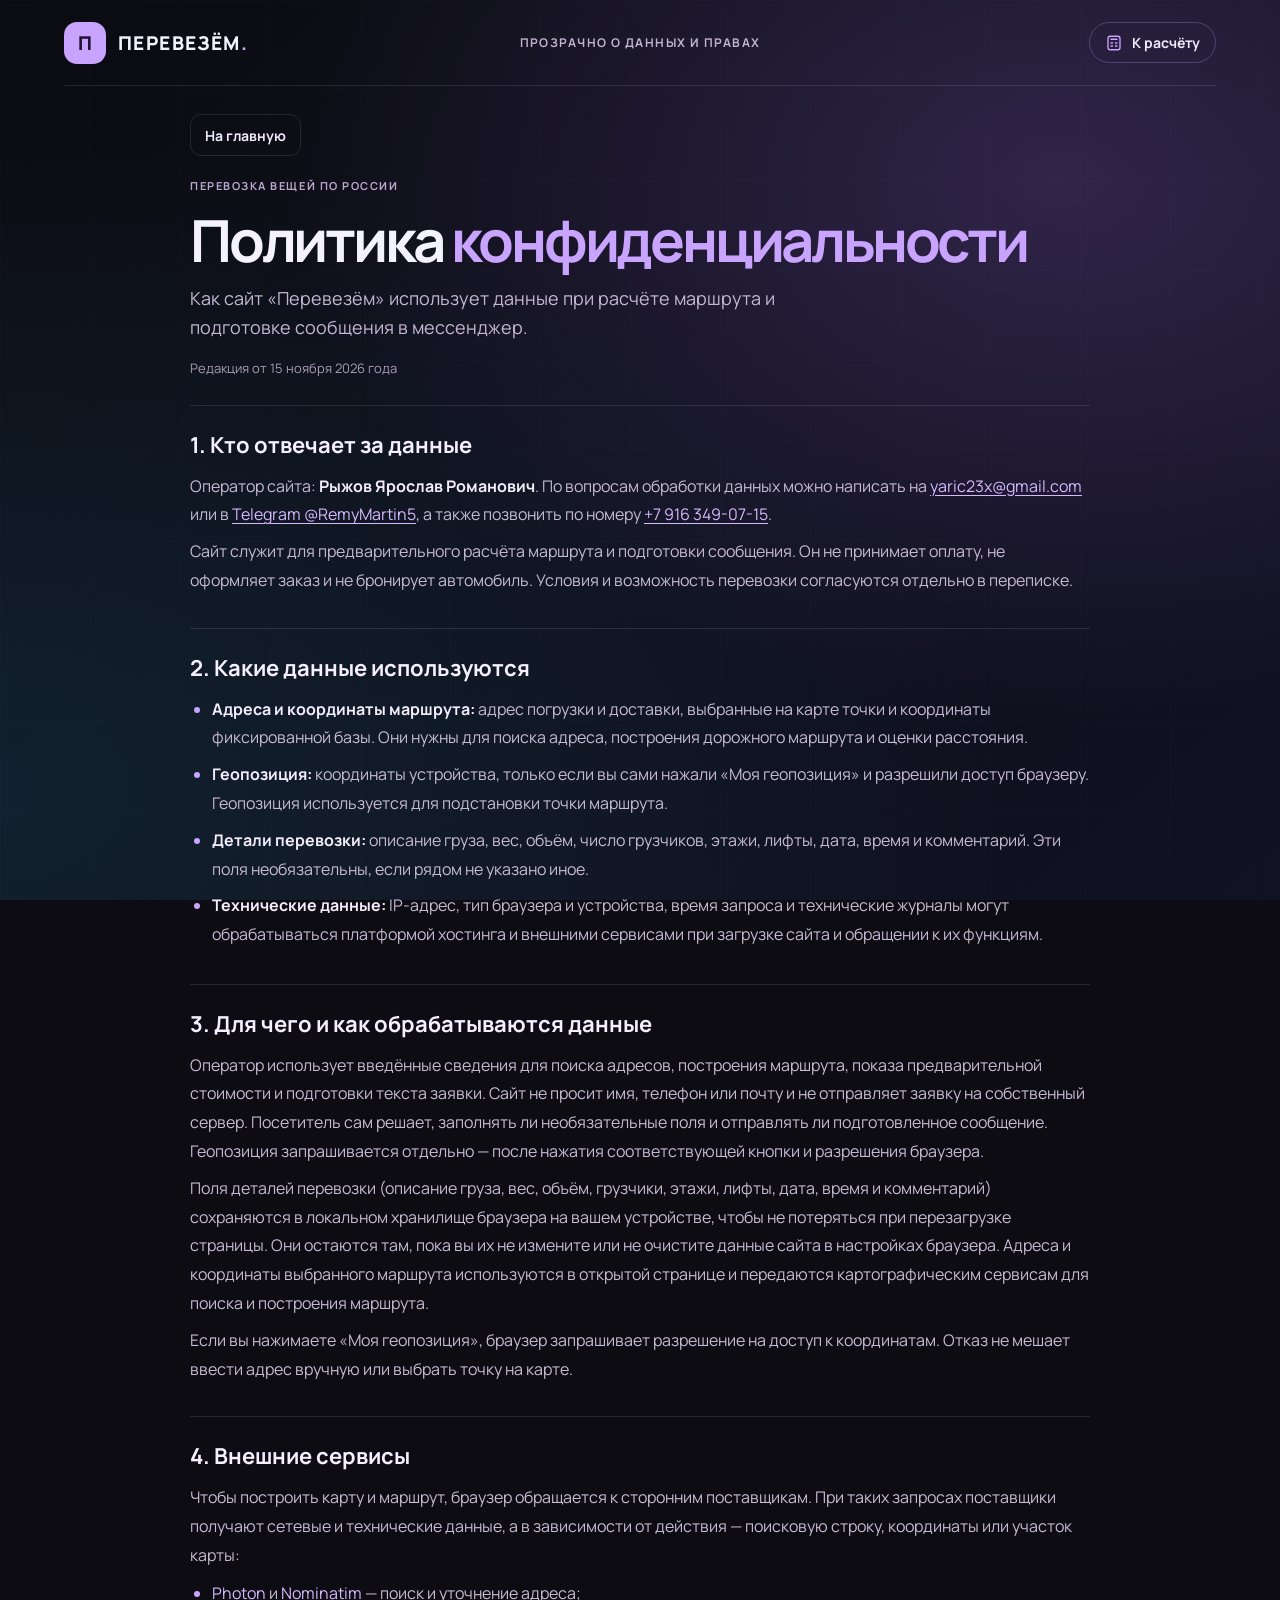
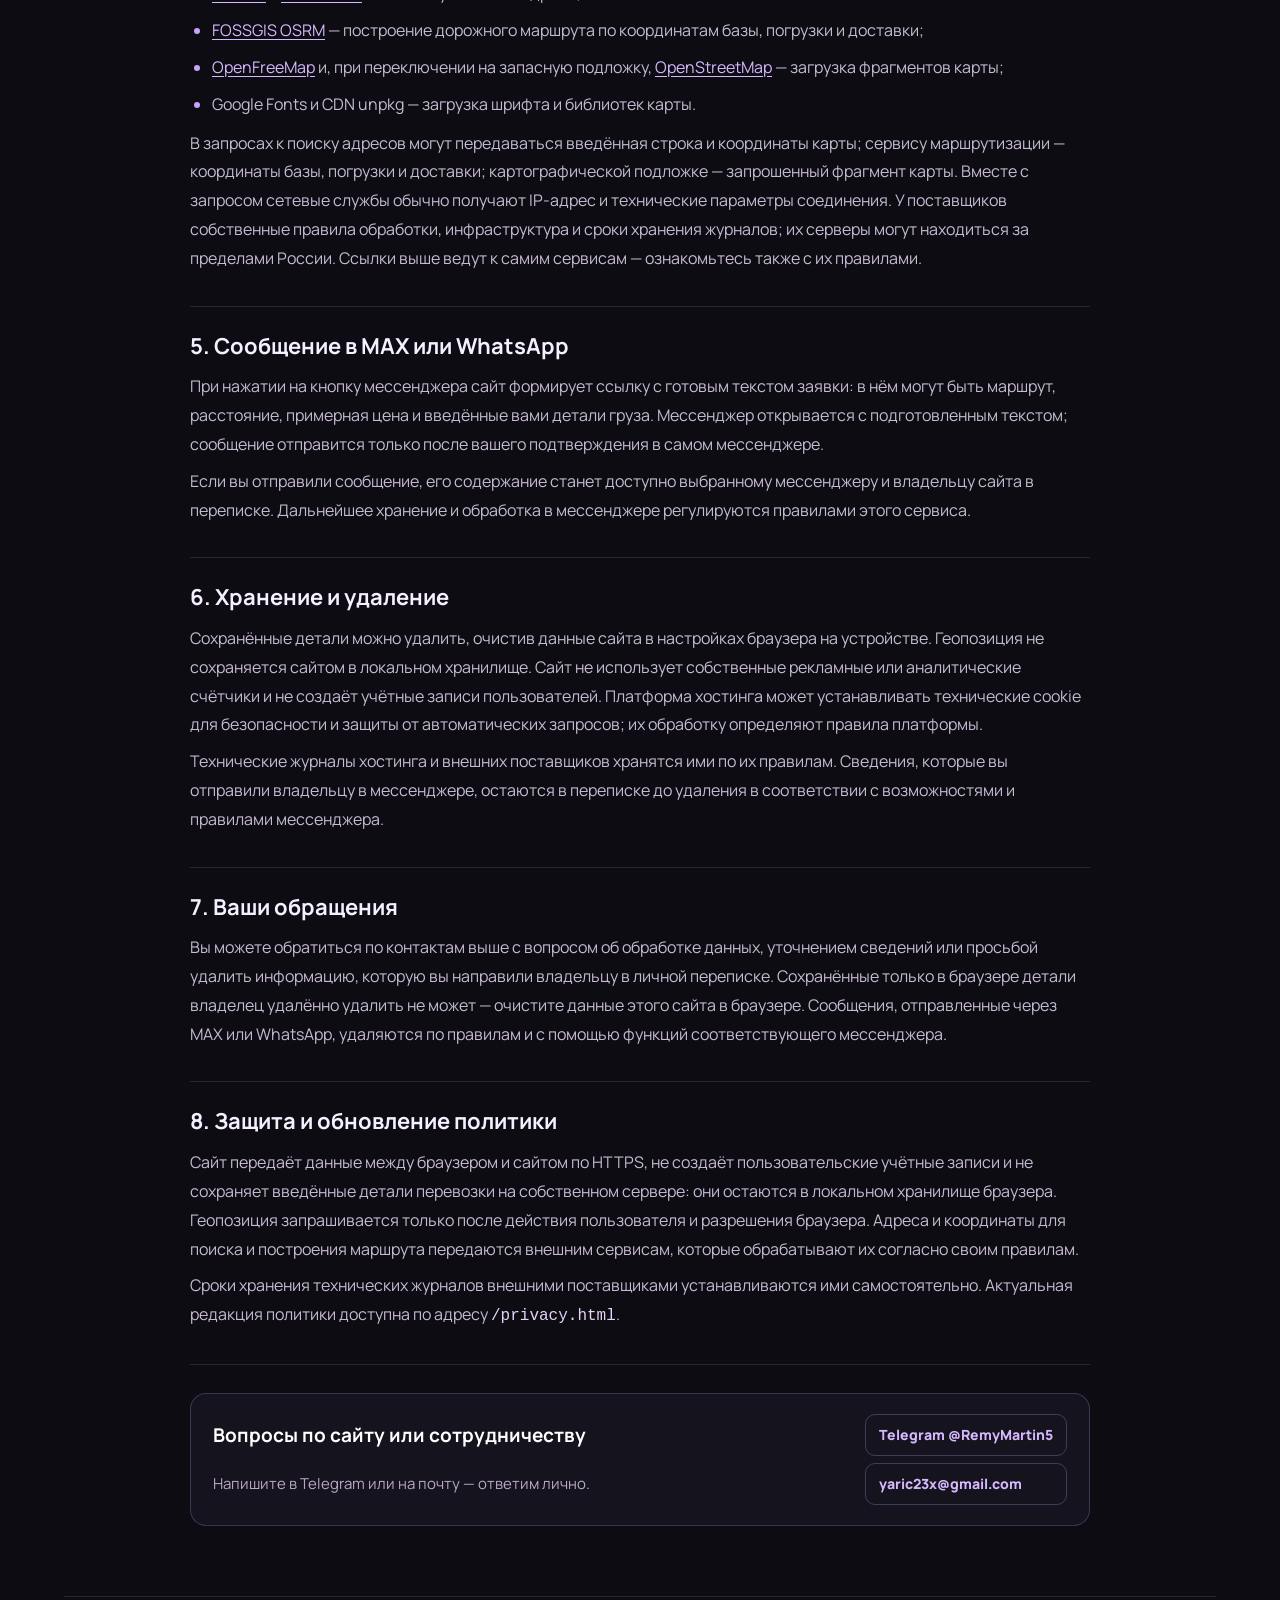
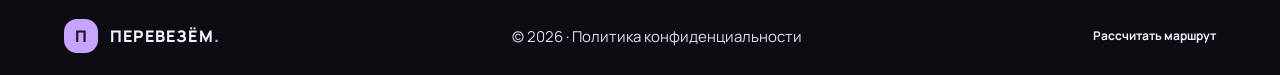
<file: privacy.html>
<!doctype html>
<html lang="ru">
<head>
  <meta charset="utf-8" />
  <meta name="viewport" content="width=device-width, initial-scale=1" />
  <meta name="theme-color" content="#0b0c12" />
  <link rel="icon" type="image/svg+xml" href="favicon.svg?v=1" />
  <meta name="description" content="Политика конфиденциальности сайта «Перевезём»: какие данные используются для расчёта маршрута и как они передаются." />
  <title>Политика конфиденциальности — Перевезём</title>
  <link rel="stylesheet" href="styles.css" />
  <link rel="stylesheet" href="redesign.css" />
</head>
<body class="privacy-body">
  <div class="ambient-bg" aria-hidden="true"><div class="ambient-orb"></div><div class="ambient-grid"></div></div>
  <header class="topbar privacy-topbar">
    <a class="brand" href="./" aria-label="Перевезём — на главную"><span class="brand-mark">П</span><span>ПЕРЕВЕЗЁМ<span class="brand-dot">.</span></span></a>
    <span class="privacy-nav-note">ПРОЗРАЧНО О ДАННЫХ И ПРАВАХ</span>
    <a class="privacy-home-link" href="./#calculator"><svg class="ui-icon" viewBox="0 0 24 24" aria-hidden="true"><rect x="4" y="3" width="16" height="18" rx="3"/><path d="M8 7h8M8 12h2m4 0h2M8 16h2m4 0h2"/></svg>К расчёту</a>
  </header>
  <main class="privacy-main">
    <a class="privacy-back" href="./">На главную</a>
    <header class="privacy-heading">
      <div class="eyebrow">ПЕРЕВОЗКА ВЕЩЕЙ ПО РОССИИ</div>
      <h1>Политика <span>конфиденциальности</span></h1>
      <p>Как сайт «Перевезём» использует данные при расчёте маршрута и подготовке сообщения в мессенджер.</p>
      <div class="privacy-updated">Редакция от 15 ноября 2026 года</div>
    </header>
    <article class="privacy-content">
      <section>
        <h2>1. Кто отвечает за данные</h2>
        <p>Оператор сайта: <strong>Рыжов Ярослав Романович</strong>. По вопросам обработки данных можно написать на <a href="mailto:yaric23x@gmail.com">yaric23x@gmail.com</a> или в <a href="https://t.me/RemyMartin5" target="_blank" rel="noopener noreferrer">Telegram @RemyMartin5</a>, а также позвонить по номеру <a href="tel:+79163490715">+7 916 349-07-15</a>.</p>
        <p>Сайт служит для предварительного расчёта маршрута и подготовки сообщения. Он не принимает оплату, не оформляет заказ и не бронирует автомобиль. Условия и возможность перевозки согласуются отдельно в переписке.</p>
      </section>
      <section>
        <h2>2. Какие данные используются</h2>
        <ul>
          <li><strong>Адреса и координаты маршрута:</strong> адрес погрузки и доставки, выбранные на карте точки и координаты фиксированной базы. Они нужны для поиска адреса, построения дорожного маршрута и оценки расстояния.</li>
          <li><strong>Геопозиция:</strong> координаты устройства, только если вы сами нажали «Моя геопозиция» и разрешили доступ браузеру. Геопозиция используется для подстановки точки маршрута.</li>
          <li><strong>Детали перевозки:</strong> описание груза, вес, объём, число грузчиков, этажи, лифты, дата, время и комментарий. Эти поля необязательны, если рядом не указано иное.</li>
          <li><strong>Технические данные:</strong> IP-адрес, тип браузера и устройства, время запроса и технические журналы могут обрабатываться платформой хостинга и внешними сервисами при загрузке сайта и обращении к их функциям.</li>
        </ul>
      </section>
      <section>
        <h2>3. Для чего и как обрабатываются данные</h2>
        <p>Оператор использует введённые сведения для поиска адресов, построения маршрута, показа предварительной стоимости и подготовки текста заявки. Сайт не просит имя, телефон или почту и не отправляет заявку на собственный сервер. Посетитель сам решает, заполнять ли необязательные поля и отправлять ли подготовленное сообщение. Геопозиция запрашивается отдельно — после нажатия соответствующей кнопки и разрешения браузера.</p>
        <p>Поля деталей перевозки (описание груза, вес, объём, грузчики, этажи, лифты, дата, время и комментарий) сохраняются в локальном хранилище браузера на вашем устройстве, чтобы не потеряться при перезагрузке страницы. Они остаются там, пока вы их не измените или не очистите данные сайта в настройках браузера. Адреса и координаты выбранного маршрута используются в открытой странице и передаются картографическим сервисам для поиска и построения маршрута.</p>
        <p>Если вы нажимаете «Моя геопозиция», браузер запрашивает разрешение на доступ к координатам. Отказ не мешает ввести адрес вручную или выбрать точку на карте.</p>
      </section>
      <section>
        <h2>4. Внешние сервисы</h2>
        <p>Чтобы построить карту и маршрут, браузер обращается к сторонним поставщикам. При таких запросах поставщики получают сетевые и технические данные, а в зависимости от действия — поисковую строку, координаты или участок карты:</p>
        <ul>
          <li><a href="https://photon.komoot.io/" target="_blank" rel="noopener noreferrer">Photon</a> и <a href="https://nominatim.org/" target="_blank" rel="noopener noreferrer">Nominatim</a> — поиск и уточнение адреса;</li>
          <li><a href="https://routing.openstreetmap.de/about.html" target="_blank" rel="noopener noreferrer">FOSSGIS OSRM</a> — построение дорожного маршрута по координатам базы, погрузки и доставки;</li>
          <li><a href="https://openfreemap.org/" target="_blank" rel="noopener noreferrer">OpenFreeMap</a> и, при переключении на запасную подложку, <a href="https://www.openstreetmap.org/" target="_blank" rel="noopener noreferrer">OpenStreetMap</a> — загрузка фрагментов карты;</li>
          <li>Google Fonts и CDN unpkg — загрузка шрифта и библиотек карты.</li>
        </ul>
        <p>В запросах к поиску адресов могут передаваться введённая строка и координаты карты; сервису маршрутизации — координаты базы, погрузки и доставки; картографической подложке — запрошенный фрагмент карты. Вместе с запросом сетевые службы обычно получают IP-адрес и технические параметры соединения. У поставщиков собственные правила обработки, инфраструктура и сроки хранения журналов; их серверы могут находиться за пределами России. Ссылки выше ведут к самим сервисам — ознакомьтесь также с их правилами.</p>
      </section>
      <section>
        <h2>5. Сообщение в MAX или WhatsApp</h2>
        <p>При нажатии на кнопку мессенджера сайт формирует ссылку с готовым текстом заявки: в нём могут быть маршрут, расстояние, примерная цена и введённые вами детали груза. Мессенджер открывается с подготовленным текстом; сообщение отправится только после вашего подтверждения в самом мессенджере.</p>
        <p>Если вы отправили сообщение, его содержание станет доступно выбранному мессенджеру и владельцу сайта в переписке. Дальнейшее хранение и обработка в мессенджере регулируются правилами этого сервиса.</p>
      </section>
      <section>
        <h2>6. Хранение и удаление</h2>
        <p>Сохранённые детали можно удалить, очистив данные сайта в настройках браузера на устройстве. Геопозиция не сохраняется сайтом в локальном хранилище. Сайт не использует собственные рекламные или аналитические счётчики и не создаёт учётные записи пользователей. Платформа хостинга может устанавливать технические cookie для безопасности и защиты от автоматических запросов; их обработку определяют правила платформы.</p>
        <p>Технические журналы хостинга и внешних поставщиков хранятся ими по их правилам. Сведения, которые вы отправили владельцу в мессенджере, остаются в переписке до удаления в соответствии с возможностями и правилами мессенджера.</p>
      </section>
      <section>
        <h2>7. Ваши обращения</h2>
        <p>Вы можете обратиться по контактам выше с вопросом об обработке данных, уточнением сведений или просьбой удалить информацию, которую вы направили владельцу в личной переписке. Сохранённые только в браузере детали владелец удалённо удалить не может — очистите данные этого сайта в браузере. Сообщения, отправленные через MAX или WhatsApp, удаляются по правилам и с помощью функций соответствующего мессенджера.</p>
      </section>
      <section>
        <h2>8. Защита и обновление политики</h2>
        <p>Сайт передаёт данные между браузером и сайтом по HTTPS, не создаёт пользовательские учётные записи и не сохраняет введённые детали перевозки на собственном сервере: они остаются в локальном хранилище браузера. Геопозиция запрашивается только после действия пользователя и разрешения браузера. Адреса и координаты для поиска и построения маршрута передаются внешним сервисам, которые обрабатывают их согласно своим правилам.</p>
        <p>Сроки хранения технических журналов внешними поставщиками устанавливаются ими самостоятельно. Актуальная редакция политики доступна по адресу <code>/privacy.html</code>.</p>
      </section>
    </article>
    <div class="privacy-contact"><strong>Вопросы по сайту или сотрудничеству</strong><span>Напишите в Telegram или на почту — ответим лично.</span><a href="https://t.me/RemyMartin5" target="_blank" rel="noopener noreferrer">Telegram @RemyMartin5</a><a href="mailto:yaric23x@gmail.com">yaric23x@gmail.com</a></div>
  </main>
  <footer class="privacy-footer"><a class="brand footer-brand" href="./"><span class="brand-mark">П</span><span>ПЕРЕВЕЗЁМ<span class="brand-dot">.</span></span></a><span class="privacy-copyright">© 2026 · Политика конфиденциальности</span><a href="./#calculator">Рассчитать маршрут</a></footer>
</body>
</html>
</file>
<file: styles.css>
@import url('https://fonts.googleapis.com/css2?family=DM+Sans:wght@400;500;600;700&family=Manrope:wght@400;500;600;700;800&display=swap');
:root{--paper:#f3f6f7;--paper2:#e8eef1;--ink:#23323d;--muted:#65727a;--line:#d3dde2;--yellow:#e4ad54;--green:#6b8796;--serif:Georgia,'Times New Roman',serif;--sans:'Manrope','DM Sans',Arial,sans-serif}*{box-sizing:border-box}html{scroll-behavior:smooth}body{margin:0;background:var(--paper);color:var(--ink);font-family:var(--sans);font-size:14px;-webkit-font-smoothing:antialiased}a{color:inherit;text-decoration:none}.topbar{height:76px;padding:0 7.2%;display:flex;align-items:center;justify-content:space-between;border-bottom:1px solid rgba(38,50,45,.13)}.brand{display:flex;align-items:center;gap:11px;font-weight:800;letter-spacing:.075em;font-size:12px}.brand-mark{display:grid;place-items:center;width:28px;height:28px;background:var(--ink);color:var(--yellow);font-size:15px;border-radius:50%;font-weight:800;letter-spacing:0}.brand-dot{color:#d5a623}.nav{display:flex;gap:38px;font-size:12px;color:#656c65}.nav a:hover,.phone:hover{color:#a37c14}.phone{font-size:12px;font-weight:700}.phone-icon{font-size:14px;margin-right:7px}.menu-toggle{display:none;border:0;background:none;font-size:20px;color:var(--ink)}.hero{position:relative;min-height:582px;padding:95px 7.2% 52px;display:grid;grid-template-columns:.86fr 1.14fr;align-items:center;overflow:hidden}.hero-copy{position:relative;z-index:2;padding-bottom:50px}.eyebrow{display:flex;align-items:center;gap:10px;color:#6e756d;font-size:9px;font-weight:700;letter-spacing:.17em}.eyebrow-line{display:inline-block;width:25px;height:1px;background:#a8b47a}.hero h1,.section-heading h2,.van-copy h2,.steps-head h2,.closing h2{font-size:clamp(54px,6.1vw,88px);line-height:.98;letter-spacing:-.067em;margin:25px 0 19px;font-weight:600}.hero h1 span,.van-copy h2 span{font-family:var(--serif);font-style:italic;font-weight:400;color:#889652;letter-spacing:-.05em}.hero-text{font-size:14px;line-height:1.8;max-width:330px;color:#71776f;margin:0 0 27px}.hero-cta{display:inline-flex;align-items:center;gap:23px;padding:15px 18px;background:var(--yellow);font-size:11px;font-weight:700;transition:.2s}.hero-cta:hover{background:#e6ae20;transform:translateY(-2px)}.hero-cta span{font-size:16px}.hero-proof{display:flex;align-items:center;gap:12px;margin-top:63px}.proof-icon{width:35px;height:35px;border:1px solid #c9cbb9;display:grid;place-items:center;border-radius:50%;color:#87964f;font-size:18px}.hero-proof b,.hero-proof small{display:block}.hero-proof b{font-size:11px}.hero-proof small{font-size:9px;color:#868a81;margin-top:4px}.hero-art{height:408px;position:relative;align-self:center;margin-top:-14px}.art-sun{position:absolute;width:270px;height:270px;border-radius:50%;background:#e9e5d8;left:50%;top:35px;transform:translateX(-50%)}.art-orbit{position:absolute;border:1px solid rgba(122,132,103,.2);border-radius:50%;transform:rotate(-18deg)}.orbit-one{width:620px;height:220px;left:-2%;top:116px}.orbit-two{width:530px;height:180px;left:8%;top:134px}.van-illustration{position:absolute;bottom:49px;left:0;width:100%;height:74%;filter:drop-shadow(0 12px 9px rgba(32,40,36,.08))}.route-label{position:absolute;font-size:8px;font-weight:700;letter-spacing:.16em;color:#777d73;z-index:1}.route-label i{display:inline-block;width:8px;height:8px;border:2px solid #87964f;border-radius:50%;margin-right:6px}.label-a{left:13%;top:72px}.label-b{right:11%;top:215px}.label-b i{border-color:#e0ad2e}.art-caption{position:absolute;right:3%;bottom:2px;display:flex;align-items:center;gap:11px;border-top:1px solid #d6d5ca;padding-top:13px;font-size:9px;color:#70766e;line-height:1.5}.caption-number{font-family:var(--serif);font-size:18px;color:#9aa56a}.caption-arrow{margin-left:20px;font-size:16px;color:#889652}.hero-bottom{position:absolute;bottom:25px;left:7.2%;display:flex;align-items:center;gap:16px;color:#82877f;font-size:8px;font-weight:700;letter-spacing:.15em}.bottom-dash{width:30px;height:1px;background:#cccbbf}.calculator-section{background:var(--paper2);padding:86px 7.2% 94px}.section-heading{display:flex;justify-content:space-between;align-items:flex-end;margin-bottom:37px}.section-heading h2,.steps-head h2,.closing h2{font-size:44px;letter-spacing:-.06em;margin:16px 0 0}.section-heading>p{color:#777d75;font-size:11px;line-height:1.8;margin:0 0 4px}.configurator{display:grid;grid-template-columns:minmax(0,1fr) 290px;gap:18px;align-items:stretch}.route-panel{background:var(--paper);border:1px solid #e0dfd5;padding:24px}.route-inputs{height:94px;display:flex;flex-direction:column;position:relative;gap:13px;padding-left:24px;width:min(100%,450px)}.route-rail{position:absolute;top:7px;left:2px;height:66px;display:flex;align-items:center;flex-direction:column}.rail-start,.rail-end{width:9px;height:9px;border:2px solid #80915a;border-radius:50%;background:var(--paper)}.rail-end{border-color:#e2ad2c}.rail-line{width:1px;flex:1;border-left:1px dashed #bdc0b3}.field{position:relative;display:grid;grid-template-columns:78px 1fr;align-items:center;min-width:0}.field>span{font-size:8px;letter-spacing:.12em;color:#8a8e84;font-weight:700}.input-wrap{border-bottom:1px solid #d8d8ce;display:flex;align-items:center;height:37px}.input-wrap input{border:0;outline:0;background:transparent;font:600 13px var(--sans);color:var(--ink);width:100%;min-width:0;padding:0}.input-wrap input::placeholder{color:#a7aaa1;font-weight:400}.clear-input{border:0;background:transparent;font-size:17px;color:#9da096;cursor:pointer}.swap-button{position:absolute;z-index:3;right:-38px;top:37px;border:1px solid #d9d8ce;border-radius:50%;background:var(--paper);width:28px;height:28px;color:#72796e;cursor:pointer}.suggestions{position:absolute;z-index:1005;top:100%;left:78px;right:0;background:#fff;box-shadow:0 7px 22px #26322d1a;display:none;max-height:180px;overflow:auto}.suggestions.open{display:block}.suggestion{padding:10px 12px;cursor:pointer;font-size:11px;border-bottom:1px solid #eee}.suggestion:hover{background:#f3f1e9}.map-tools{display:flex;justify-content:space-between;align-items:center;margin:4px 0 12px}.map-hint{font-size:9px;color:#7e847a}.map-hint.route-success{color:#78884c}.map-hint.route-error{color:#a45d4e}.hint-pulse{display:inline-block;width:6px;height:6px;background:#a1b56b;border-radius:50%;margin-right:6px;box-shadow:0 0 0 3px #a1b56b28}.locate-button{border:0;background:transparent;font:600 9px var(--sans);color:#697366;cursor:pointer}.locate-button:hover{color:#a37c14}.map-frame{height:355px;position:relative;background:#e4e4dc;overflow:hidden}.map-frame #map{height:100%;width:100%;z-index:1;background:#e4e4dc}.map-frame .leaflet-container{font-family:var(--sans)}.leaflet-tile{filter:grayscale(1) saturate(0) contrast(.96) brightness(1.06)}.leaflet-control-attribution{font-size:8px!important}.map-legend{position:absolute;bottom:14px;left:14px;z-index:400;background:rgba(248,247,240,.95);padding:9px 12px;display:flex;gap:14px;font-size:8px;color:#6c746b}.map-legend span{display:flex;align-items:center;gap:5px}.legend-dot{width:7px;height:7px;display:inline-block;border-radius:50%;background:#819251}.to-dot{background:#e0ac2d}.map-loading{position:absolute;inset:0;z-index:700;background:#e4e4dc;display:grid;place-content:center;justify-items:center;gap:10px;color:#777;font-size:10px;transition:opacity .3s}.map-loading.hidden{opacity:0;pointer-events:none}.map-loading span{width:19px;height:19px;border:2px solid #c6c7bb;border-top-color:#879652;border-radius:50%;animation:spin .8s linear infinite}@keyframes spin{to{transform:rotate(360deg)}}.map-footnote{font-size:8px;color:#92958d;margin-top:9px}.estimate-card{background:var(--ink);color:#f4f2e9;padding:24px 23px 19px;position:relative;overflow:hidden}.estimate-card:after{content:'';position:absolute;right:-55px;top:112px;border:1px solid #ffffff10;width:180px;height:180px;border-radius:50%;pointer-events:none}.estimate-top{display:flex;align-items:center;justify-content:space-between;font-size:8px;letter-spacing:.17em;color:#b6bcaa}.live-dot{width:6px;height:6px;background:#b9cc72;border-radius:50%;box-shadow:0 0 0 4px #b9cc7220}.estimate-route{display:flex;flex-direction:column;gap:7px;margin:23px 0 18px;font-size:14px;font-weight:600}.estimate-route span{font-size:11px;color:#adb581}.estimate-separator{height:1px;background:#ffffff25;margin-bottom:17px}.estimate-distance{display:flex;justify-content:space-between;margin:12px 0;color:#c5c9bd;font-size:10px}.estimate-distance b{color:#fff;font-size:11px}.estimate-distance small{font-size:8px;color:#a8b19a}.estimate-price-label{margin-top:28px;color:#bdc3b2;font-size:8px;letter-spacing:.14em}.estimate-price{font-size:45px;font-weight:600;letter-spacing:-.06em;margin:4px 0 7px}.estimate-price span{font-size:22px;color:var(--yellow);font-weight:500}.estimate-disclaimer{font-size:8px;line-height:1.65;color:#b4baad}.order-button{display:flex;align-items:center;justify-content:space-between;background:var(--yellow);color:#27312c;padding:14px 13px;margin-top:18px;font-size:10px;font-weight:700;position:relative;z-index:1}.order-button:hover{background:#ffca47}.order-button span{font-size:15px}.estimate-badges{display:flex;justify-content:space-between;margin-top:14px;color:#bcc3af;font-size:8px}.van-section{padding:110px 7.2%;display:grid;grid-template-columns:1.02fr .98fr;gap:8%;align-items:center}.van-photo-frame{background:#e5e2d5;padding:17px;transform:rotate(-1deg)}.photo-tag{display:flex;justify-content:space-between;font-size:8px;font-weight:700;letter-spacing:.14em;color:#697368;padding-bottom:14px}.photo-tag span{font-family:var(--serif);letter-spacing:0}.van-photo-art{position:relative;background:#d8d8ca;height:330px;overflow:hidden;display:grid;align-items:end}.photo-sun{position:absolute;top:22px;right:11%;width:145px;height:145px;background:#eecc68;border-radius:50%;opacity:.72}.van-photo-art svg{position:absolute;bottom:0;left:0;width:100%;height:91%;z-index:2}.photo-ground{position:absolute;bottom:0;left:0;right:0;height:39px;background:#c5c5b5}.van-copy{padding:12px 0}.van-copy h2{font-size:55px;margin:22px 0 20px}.van-copy>p{font-size:12px;line-height:1.9;color:#727970;max-width:385px}.spec-grid{display:grid;grid-template-columns:1fr 1fr;gap:0 24px;margin-top:30px;border-top:1px solid var(--line)}.spec{padding:17px 0 14px;border-bottom:1px solid var(--line)}.spec b{display:block;font-size:29px;font-weight:600;letter-spacing:-.06em}.spec b span{font-size:17px;color:#8a975b}.spec small{font-size:9px;color:#858a80}.van-note{display:flex;gap:10px;align-items:flex-start;font-size:9px;color:#6f776b;margin-top:22px;line-height:1.6}.van-note span{font-size:16px;color:#919d5d}.steps-section{padding:85px 7.2% 100px;background:#eeece3;display:grid;grid-template-columns:.8fr 1.2fr;gap:6%}.steps-head h2{font-size:43px;line-height:1.06;margin-bottom:15px}.steps-head>p{font-size:10px;line-height:1.8;color:#7b8178}.steps-grid{display:grid;grid-template-columns:1fr 1fr;gap:0 30px}.step{position:relative;border-bottom:1px solid #d8d7cd;padding:7px 0 20px;margin-bottom:12px;min-height:145px}.step-index{position:absolute;right:0;top:6px;color:#9da18e;font:italic 15px var(--serif)}.step-icon{font-size:23px;color:#8d9a58;height:35px}.step h3{font-size:12px;margin:10px 0 7px}.step p{font-size:9px;line-height:1.7;max-width:220px;color:#787e75;margin:0}.closing{min-height:280px;padding:62px 7.2%;background:#29352f;color:#f5f3eb;position:relative;display:flex;align-items:center;justify-content:space-between;overflow:hidden}.closing .eyebrow{color:#c2c8b5}.closing h2{font-size:48px;margin:17px 0 0;line-height:1.02}.closing-link{border-bottom:1px solid #a3b06e;padding:13px 0;width:205px;display:flex;justify-content:space-between;font-size:10px;position:relative;z-index:2}.closing-link span{color:var(--yellow);font-size:15px}.closing-mark{position:absolute;right:25%;top:-66px;font-size:310px;font-weight:800;color:#ffffff08;letter-spacing:-.1em;pointer-events:none}footer{min-height:80px;padding:15px 7.2%;display:flex;align-items:center;justify-content:space-between;color:#777d74;font-size:9px}footer .brand{color:var(--ink)}footer .brand-mark{width:23px;height:23px;font-size:12px}footer>a:last-of-type{font-weight:700;color:var(--ink)}.copyright{font-family:var(--serif)}
@media(max-width:950px){.topbar{padding:0 5%}.hero,.calculator-section,.van-section,.steps-section{padding-left:5%;padding-right:5%}.hero{grid-template-columns:.9fr 1.1fr}.hero-art{margin-right:-5%;transform:scale(.93);transform-origin:center}.configurator{grid-template-columns:minmax(0,1fr) 265px}.route-panel{padding:18px}.van-section{gap:5%}.van-photo-art{height:270px}.hero-bottom{left:5%}footer{padding-left:5%;padding-right:5%}}
@media(max-width:700px){.topbar{height:64px;padding:0 21px}.nav{display:none;position:absolute;z-index:1500;top:63px;left:0;right:0;background:var(--paper);padding:20px;flex-direction:column;gap:20px;border-bottom:1px solid var(--line)}.nav.open{display:flex}.phone{margin-left:auto;margin-right:17px;font-size:10px}.phone-icon{display:none}.menu-toggle{display:block}.hero{padding:66px 22px 61px;display:block;min-height:0}.hero-copy{padding-bottom:5px}.hero h1{font-size:65px;margin:22px 0 15px}.hero-text{font-size:12px;max-width:300px}.hero-proof{margin-top:25px}.hero-art{height:280px;margin:15px -40px -18px;transform:none}.art-sun{width:190px;height:190px;top:23px}.orbit-one{width:440px;height:160px;left:2%;top:67px}.orbit-two{width:390px;height:130px;left:8%;top:84px}.van-illustration{bottom:34px;height:82%;left:2%;width:96%}.label-a{top:39px;left:13%}.label-b{top:142px;right:9%}.art-caption{bottom:-6px;right:6%;font-size:8px}.hero-bottom{left:22px;bottom:19px;font-size:7px;gap:8px}.bottom-dash{width:12px}.calculator-section{padding:62px 20px 68px}.section-heading{display:block;margin-bottom:22px}.section-heading h2,.steps-head h2{font-size:36px}.section-heading>p{margin-top:13px}.configurator{grid-template-columns:1fr;gap:12px}.route-panel{padding:15px}.route-inputs{width:calc(100% - 28px);padding-left:17px}.field{grid-template-columns:68px 1fr}.suggestions{left:68px}.swap-button{right:-32px}.map-hint{font-size:8px}.locate-button{font-size:8px}.map-frame{height:300px}.estimate-card{padding:20px}.estimate-route{flex-direction:row;align-items:center;gap:10px;margin:18px 0 13px}.estimate-route span{transform:rotate(-90deg)}.estimate-card:after{top:auto;bottom:-80px}.estimate-price-label{margin-top:20px}.van-section{padding:68px 22px;grid-template-columns:1fr;gap:39px}.van-photo-art{height:250px}.van-copy h2{font-size:44px}.steps-section{padding:65px 22px 70px;display:block}.steps-head h2{font-size:36px}.steps-grid{gap:0 16px;margin-top:29px}.step{min-height:157px;padding-top:7px}.step h3{max-width:150px;line-height:1.45}.step p{font-size:8px}.closing{min-height:250px;padding:50px 22px;display:block}.closing h2{font-size:41px}.closing-link{margin-top:32px}.closing-mark{right:0;top:12px;font-size:200px}footer{padding:18px 22px;flex-wrap:wrap;gap:14px}footer>span:nth-child(2){order:3;width:100%}.copyright{margin-left:auto}}

/* Clearer reading sizes and a quiet dimensional accent. */
body{font-size:16px}
.brand{font-size:14px}.nav,.phone{font-size:14px}
.eyebrow{font-size:11px}.hero-text{font-size:17px;max-width:410px}
.hero-cta{font-size:14px;padding:17px 20px}.hero-proof b{font-size:13px}.hero-proof small{font-size:11px}
.hero-art{perspective:900px}.van-illustration{width:112%;height:100%;left:-6%;bottom:5px;object-fit:contain;filter:drop-shadow(0 22px 18px rgba(32,40,36,.2));animation:van-float 6s ease-in-out infinite;transform-origin:50% 75%}
.van-platform{position:absolute;z-index:0;left:10%;right:10%;bottom:49px;height:19px;border-radius:50%;background:radial-gradient(ellipse,rgba(38,50,45,.2),rgba(38,50,45,0) 72%);filter:blur(3px)}
.route-label{font-size:10px}.art-caption{font-size:11px}
.hero-bottom{font-size:10px}
.section-heading h2,.steps-head h2,.closing h2{font-size:clamp(46px,5vw,58px)}
.section-heading>p{font-size:14px}
.field>span{font-size:10px}.input-wrap input{font-size:16px}.suggestion{font-size:14px;padding:12px}.map-hint{font-size:12px}.locate-button{font-size:12px}
.leaflet-control-attribution{font-size:10px!important}.map-legend{font-size:10px}.map-loading{font-size:12px}.map-footnote{font-size:10px;line-height:1.6}
.estimate-top,.estimate-price-label{font-size:10px}.estimate-distance{font-size:13px}.estimate-distance b{font-size:13px}.estimate-distance small{font-size:10px}.estimate-price{font-size:52px}.estimate-disclaimer{font-size:11px;line-height:1.65}.order-button{font-size:13px;padding:16px}.estimate-badges{font-size:10px}
.helpers-control{position:relative;z-index:1;display:grid;grid-template-columns:1fr auto;gap:8px 12px;align-items:center;margin-top:17px;padding:13px 0;border-top:1px solid #ffffff25;border-bottom:1px solid #ffffff25}.helpers-copy strong,.helpers-copy small{display:block}.helpers-copy strong{font-size:14px}.helpers-copy small{font-size:11px;color:#b7bead;margin-top:4px}.helpers-stepper{display:flex;align-items:center;gap:10px}.helpers-stepper button{width:30px;height:30px;border:1px solid #ffffff45;border-radius:50%;background:transparent;color:#fff;font:600 17px var(--sans);cursor:pointer}.helpers-stepper button:hover:not(:disabled){background:#ffffff18}.helpers-stepper button:disabled{opacity:.35;cursor:default}.helpers-stepper output{min-width:16px;text-align:center;font-weight:700;font-size:15px}.helpers-note{grid-column:2;text-align:center;color:#c4ccad;font-size:11px}
.van-photo-art{background:radial-gradient(ellipse at 76% 25%,#37516b,#162a40 72%);border-radius:2px}.van-photo-art:after{content:'';position:absolute;inset:0;background:linear-gradient(135deg,rgba(255,255,255,.12),transparent 38%,rgba(0,0,0,.16));pointer-events:none;z-index:3}.photo-sun{background:#e5bb54;opacity:.55}.van-photo-3d{position:absolute;z-index:2;inset:0;width:100%;height:100%;object-fit:contain;filter:drop-shadow(0 20px 16px rgba(0,0,0,.38));animation:van-float 7s ease-in-out infinite}.photo-ground{z-index:1;background:linear-gradient(0deg,#101d2c,#101d2c00)}
.van-copy>p{font-size:15px}.spec small{font-size:12px}.van-note{font-size:12px}.steps-head>p{font-size:13px}.step h3{font-size:16px}.step p{font-size:12px}.step-icon{font-size:26px}.closing-link{font-size:13px}footer{font-size:12px}
@keyframes van-float{0%,100%{transform:translateY(0)}50%{transform:translateY(-6px)}}
@media(max-width:950px){.van-illustration{width:116%;left:-8%}}
@media(max-width:700px){.phone{font-size:11px}.hero-text{font-size:15px}.hero-cta{font-size:13px}.hero-proof b{font-size:12px}.hero-proof small{font-size:10px}.eyebrow{font-size:10px}.hero-bottom{font-size:8px}.section-heading h2,.steps-head h2{font-size:39px}.section-heading>p{font-size:13px}.map-hint{font-size:10px;line-height:1.45}.locate-button{font-size:10px}.map-footnote{font-size:9px}.map-legend{font-size:9px}.suggestion{font-size:13px}.estimate-distance{font-size:12px}.estimate-disclaimer{font-size:11px}.estimate-badges{font-size:10px}.van-photo-3d{animation-duration:8s}.van-copy>p{font-size:14px}.spec small{font-size:11px}.van-note{font-size:11px}.step h3{font-size:15px}.step p{font-size:11px}.closing-link{font-size:13px}footer{font-size:11px}.van-illustration{width:100%;left:0;bottom:30px;height:88%}}
@media(prefers-reduced-motion:reduce){.van-illustration,.van-photo-3d{animation:none}}
.van-photo-art{background:radial-gradient(ellipse at 75% 22%,#747b7e,#3e4549 72%)}.photo-ground{background:linear-gradient(0deg,#252a2d,#252a2d00)}
.trip-details{position:relative;z-index:1;margin-top:15px;border-top:1px solid #ffffff25;border-bottom:1px solid #ffffff25;color:#f4f2e9}
.trip-details>summary{position:relative;padding:15px 24px 15px 0;list-style:none;cursor:pointer;font-size:13px;font-weight:700}
.trip-details>summary::-webkit-details-marker{display:none}
.trip-details>summary:after{content:'+';position:absolute;right:0;top:10px;width:24px;height:24px;border:1px solid #ffffff55;border-radius:50%;display:grid;place-items:center;color:var(--yellow);font-size:17px;line-height:1}
.trip-details[open]>summary:after{content:'−'}
.trip-details-intro{margin:0 0 13px;color:#c3c9bc;font-size:11px;line-height:1.5}
.detail-grid{display:grid;grid-template-columns:1fr 1fr;gap:10px 12px}
.detail-field{display:flex;flex-direction:column;gap:6px;margin:10px 0;color:#d4dacd;font-size:11px;line-height:1.35}
.detail-field input,.detail-field textarea{width:100%;min-width:0;border:1px solid #ffffff2e;background:#ffffff0b;border-radius:2px;padding:10px;color:#fff;font:500 13px var(--sans);outline:none}
.detail-field input:focus,.detail-field textarea:focus{border-color:#b9cc72;box-shadow:0 0 0 2px #b9cc7220}
.detail-field input::placeholder,.detail-field textarea::placeholder{color:#9da698}
.detail-field textarea{resize:vertical;min-height:74px}
.detail-checks{display:grid;gap:9px;margin:10px 0;color:#d4dacd;font-size:11px}
.detail-checks label{display:flex;align-items:center;gap:8px}
.detail-checks input{accent-color:#b9cc72;width:15px;height:15px}
.trip-summary-label{margin-top:12px;color:#b9c0b1;font-size:10px;letter-spacing:.1em;text-transform:uppercase}
.trip-summary{margin-top:6px;color:#fff;font-size:12px;line-height:1.6;overflow-wrap:anywhere}
.clear-details{margin:11px 0 14px;border:0;background:none;padding:0;color:#f2ca5c;font:600 11px var(--sans);cursor:pointer;text-decoration:underline;text-underline-offset:3px}
@media(max-width:700px){.trip-details>summary{font-size:12px}.trip-details-intro{font-size:10px}.detail-grid{gap:8px}.detail-field{font-size:10px}.trip-summary{font-size:11px}}

/* Three-step estimate flow and MAX handoff */
.phone{font-size:11px;letter-spacing:.08em}
.hero h1{max-width:720px}
.wizard-progress{display:flex;align-items:center;gap:14px;max-width:670px;margin:0 0 25px}
.wizard-progress>i{height:1px;flex:1;background:#d6d5ca}
.wizard-progress-step{display:flex;align-items:center;gap:10px;color:#858a80;white-space:nowrap}
.wizard-progress-step>span{width:31px;height:31px;border:1px solid #d3d3c8;border-radius:50%;display:grid;place-items:center;font:italic 14px var(--serif)}
.wizard-progress-step>b{font-size:12px;font-weight:600}
.wizard-progress-step.active{color:var(--ink)}
.wizard-progress-step.active>span,.wizard-progress-step.complete>span{border-color:#849351;background:#849351;color:#fff}
.wizard-progress-step.complete>b{color:#667447}
.wizard-layout{grid-template-columns:minmax(0,1fr) 310px}
.wizard-main{min-width:0}
.wizard-page[hidden]{display:none!important}
.wizard-page-heading{margin-bottom:20px}
.wizard-page-heading>span{color:#8a965f;font-size:10px;font-weight:800;letter-spacing:.15em}
.wizard-page-heading h3{font-size:25px;line-height:1.15;letter-spacing:-.04em;margin:8px 0 6px}
.wizard-page-heading p{margin:0;color:#747a71;font-size:13px;line-height:1.6}
.wizard-actions{display:flex;align-items:center;justify-content:space-between;gap:12px;margin-top:22px}
.wizard-actions-end{justify-content:flex-end}
.wizard-button{min-height:48px;border:0;padding:0 17px;display:inline-flex;align-items:center;justify-content:center;gap:17px;font:700 13px var(--sans);cursor:pointer;transition:background .2s,transform .2s}
.wizard-button.primary{background:var(--yellow);color:#25312b}
.wizard-button.primary:hover:not(:disabled){background:#ffca47;transform:translateY(-1px)}
.wizard-button.primary:disabled{opacity:.48;cursor:not-allowed}
.wizard-button.secondary{background:transparent;border:1px solid #d5d5ca;color:#566056}
.wizard-button.secondary:hover{background:#eeece3}
.wizard-button span{font-size:17px}
.text-button{border:0;background:none;color:#6f7b48;font:600 12px var(--sans);cursor:pointer;text-decoration:underline;text-underline-offset:3px}
.estimate-card{align-self:start;position:sticky;top:20px}
.estimate-card.hidden{display:none}
.estimate-mini-details{position:relative;z-index:1;border-top:1px solid #ffffff25;margin-top:18px;padding-top:14px;color:#d0d5c8;font-size:11px;line-height:1.65}
.map-footnote{line-height:1.6}
.map-footnote .route-error{color:#bb806f}
.map-footnote .route-success{color:#aaba7b}
.suggestions .suggestion{display:block;width:100%;text-align:left;color:#333c34;background:#fff;border:0;border-bottom:1px solid #eee;font:500 13px/1.45 var(--sans)}
.suggestions .suggestion:hover,.suggestions .suggestion:focus{background:#f3f1e9;outline:0}
.cargo-fields{max-width:560px}
.cargo-fields .detail-field{color:#697268;font-size:12px;margin:13px 0}
.cargo-fields .detail-field input,.cargo-fields .detail-field textarea,.cargo-fields .detail-field select{width:100%;min-height:45px;border:1px solid #d7d8ce;border-radius:2px;background:#fff;color:var(--ink);padding:11px 12px;font:500 14px var(--sans);outline:none}
.cargo-fields .detail-field textarea{min-height:90px;resize:vertical}
.cargo-fields .detail-field input:focus,.cargo-fields .detail-field textarea:focus,.cargo-fields .detail-field select:focus{border-color:#8b9b5b;box-shadow:0 0 0 3px #88965220}
.cargo-fields .detail-field input::placeholder,.cargo-fields .detail-field textarea::placeholder{color:#9ba096}
.cargo-fields .detail-grid{gap:0 14px}
.cargo-fields .detail-checks{grid-template-columns:1fr 1fr;color:#4f5a4e;font-size:12px;margin:8px 0 16px}
.cargo-fields .detail-checks label{align-items:flex-start;line-height:1.45}
.cargo-fields .detail-checks input{flex:0 0 16px;margin:0;accent-color:#829354}
.rates-note{margin:14px 0 0;padding:12px 14px;background:#f0eee5;color:#71766d;font-size:11px;line-height:1.55}
.final-route{display:flex;align-items:center;gap:11px;flex-wrap:wrap;margin:17px 0 19px;font-size:14px;font-weight:700}
.final-route-arrow{color:#9eaa6c}
.final-price-card{display:flex;flex-direction:column;gap:4px;padding:20px;background:#eeece3;border-left:3px solid #9dac68}
.final-price-card>span{color:#7d8475;font-size:10px;font-weight:800;letter-spacing:.15em}
.final-price-card>strong{font-size:clamp(38px,5vw,54px);letter-spacing:-.06em;line-height:1.1}
.final-price-card>small{color:#777d73;font-size:12px}
.final-details{display:grid;gap:7px;margin:16px 0;color:#515a50;font-size:12px;line-height:1.55}
.final-details:empty{display:none}
.final-disclaimer{margin:14px 0 18px;color:#777d74;font-size:12px;line-height:1.65}
.max-cta{min-height:60px;display:flex;align-items:center;justify-content:space-between;gap:14px;padding:15px 18px;background:#263b31;color:#fff;font-size:14px;font-weight:800;line-height:1.3;box-shadow:0 10px 24px #263b3120;transition:transform .2s,background .2s}
.max-cta:hover{background:#314c3e;transform:translateY(-2px)}
.max-cta span{color:#f1bd35;font-size:20px;flex:0 0 auto}
.max-hint{margin:9px 0 0;color:#858a80;font-size:10px;line-height:1.5}
.max-reasons{padding:82px 7.2% 92px;background:#f5f3eb}
.max-reasons>h2{margin:14px 0 28px;font-size:clamp(34px,4.3vw,48px);letter-spacing:-.06em}
.max-reasons-grid{display:grid;grid-template-columns:repeat(3,1fr);gap:26px}
.max-reasons-grid article{border-top:1px solid #d8d8cc;padding:16px 0 0}
.max-reasons-grid article>span{color:#939e68;font:italic 17px var(--serif)}
.max-reasons-grid h3{margin:14px 0 7px;font-size:17px}
.max-reasons-grid p{max-width:300px;margin:0;color:#767c73;font-size:13px;line-height:1.7}
.nav{gap:26px}
@media(max-width:950px){.wizard-layout{grid-template-columns:minmax(0,1fr) 280px}.max-reasons{padding-left:5%;padding-right:5%}.nav{gap:16px}}
@media(max-width:700px){.phone{font-size:9px;letter-spacing:.02em}.wizard-progress{gap:7px;margin-bottom:18px}.wizard-progress>i{min-width:10px}.wizard-progress-step{gap:6px}.wizard-progress-step>span{width:27px;height:27px;font-size:12px}.wizard-progress-step>b{font-size:10px}.wizard-layout{grid-template-columns:1fr}.wizard-page-heading{margin-bottom:16px}.wizard-page-heading h3{font-size:22px}.wizard-page-heading p{font-size:12px}.wizard-actions{position:relative;margin-top:18px}.wizard-button{min-height:46px;padding:0 13px;font-size:12px}.wizard-actions-end .wizard-button{width:100%}.estimate-card{position:relative;top:auto}.cargo-fields .detail-grid{gap:0 9px}.cargo-fields .detail-field{font-size:11px}.cargo-fields .detail-field input,.cargo-fields .detail-field textarea,.cargo-fields .detail-field select{font-size:14px;min-height:44px;padding:10px}.cargo-fields .detail-checks{grid-template-columns:1fr;gap:11px}.rates-note{font-size:10px}.final-price-card{padding:17px}.final-price-card>strong{font-size:42px}.final-disclaimer{font-size:11px}.max-cta{min-height:58px;font-size:13px}.max-reasons{padding:60px 22px 66px}.max-reasons-grid{grid-template-columns:1fr;gap:19px}.max-reasons-grid article{display:grid;grid-template-columns:28px 1fr;column-gap:10px;padding-top:13px}.max-reasons-grid article>span{grid-row:span 2}.max-reasons-grid h3{margin:0 0 5px;font-size:15px}.max-reasons-grid p{font-size:12px}.nav{gap:18px}}

/* Cohesive graphite, mist-blue and warm amber palette */
:root{--paper:#f3f6f7;--paper2:#e7eef2;--ink:#23323d;--muted:#65727a;--line:#d3dde2;--yellow:#e4ad54;--green:#6b8796;--route:#648496;--serif:Georgia,'Times New Roman',serif;--sans:'Manrope','DM Sans',Arial,sans-serif}
body{font-size:16px}
.topbar{border-color:#23323d16}
.brand-dot,.closing-link span{color:var(--yellow)}
.nav{color:#53616a}
.nav a:hover,.phone:hover,.locate-button:hover{color:#56778a}
.eyebrow-line,.hero h1 span,.van-copy h2 span,.caption-number,.caption-arrow,.van-note span,.step-icon{color:var(--route)}
.eyebrow-line{background:#83a1b0}
.hero-art .art-sun{background:#e0e9ec}
.art-orbit{border-color:#64849628}
.route-label i,.rail-start{border-color:var(--route)}
.hero-cta,.wizard-button.primary{background:var(--yellow)}
.hero-cta:hover,.wizard-button.primary:hover:not(:disabled){background:#efbd6d}
.calculator-section,.steps-section{background:var(--paper2)}
.route-panel{background:#f9fbfb;border-color:#d6e0e5}
.field>span,.map-hint,.locate-button,.wizard-page-heading>span{color:#607989}
.input-wrap,.route-panel,.cargo-fields input,.cargo-fields select,.cargo-fields textarea{border-color:#d1dce1}
.input-wrap input,.cargo-fields .detail-field input,.cargo-fields .detail-field textarea,.cargo-fields .detail-field select{color:#23323d}
.rail-start{background:#f9fbfb}
.rail-line{border-color:#aebfc7}
.rail-end,.label-b i,.to-dot{border-color:var(--yellow);background-color:var(--yellow)}
.map-frame,.map-frame #map,.map-loading{background:#e4eaed}
.map-loading span{border-top-color:var(--route)}
.leaflet-tile{filter:grayscale(1) saturate(0) contrast(.96) brightness(1.08)}
.legend-dot,.hint-pulse{background:var(--route);box-shadow:0 0 0 3px #64849628}
.map-legend,.map-loading{color:#52636e}
.estimate-card,.closing{background:#23323d}
.estimate-price span,.max-cta span{color:var(--yellow)}
.van-photo-frame{background:#e0e9ec}
.photo-sun{background:#e4ad54}
.van-photo-art{background:#d3dee3}
.photo-ground{background:#c2d0d6}
.spec b span{color:var(--route)}
.steps-grid .step{border-color:#cbd7dd}
.closing-link{border-color:#83a1b0}
.max-reasons{background:#f3f6f7}
.max-reasons-grid article{border-color:#d0dce1}
.max-reasons-grid article>span{color:var(--route)}
.rates-note,.final-price-card{background:#e8eef1;border-color:var(--route)}
.final-route-arrow,.live-dot{color:var(--route)}
.live-dot{background:#9fc0ce;box-shadow:0 0 0 4px #9fc0ce28}
@media(min-width:951px){.hero{grid-template-columns:1fr 1.05fr}.hero h1{font-size:clamp(54px,5.8vw,80px)}}

/* Scroll-driven van: movement is tied to page progress, not a repeating animation */
.drive-section{height:158vh;background:#23323d;color:#f4f7f8;position:relative}
.drive-stage{position:sticky;top:0;height:100vh;min-height:640px;overflow:hidden;isolation:isolate;background:radial-gradient(ellipse at 80% 82%,#344a58 0,transparent 42%),linear-gradient(135deg,#23323d 0%,#293b47 100%)}
.drive-copy{position:relative;z-index:2;padding:clamp(68px,10vh,112px) 7.2% 0;max-width:840px}
.drive-copy .eyebrow{color:#b5c5cc}
.drive-copy .eyebrow-line{background:var(--yellow)}
.drive-copy h2{margin:18px 0 14px;font-size:clamp(40px,5.2vw,68px);line-height:.98;letter-spacing:-.065em;font-weight:600}
.drive-copy h2 span{font-family:var(--serif);font-style:italic;font-weight:400;color:#d9b57c}
.drive-copy p{max-width:480px;margin:0;color:#cad4d9;font-size:16px;line-height:1.7}
.drive-facts{display:flex;align-items:center;gap:12px;margin-top:24px;color:#c6d2d8;font-size:11px;font-weight:700;letter-spacing:.13em}
.drive-facts i{width:24px;height:1px;background:#8ea5b1}
.drive-scene{position:absolute;inset:auto 0 15%;height:clamp(250px,40vh,400px);overflow:visible}
.drive-track{position:absolute;inset:0;width:100%;height:100%;overflow:visible}
.drive-track path{fill:none;vector-effect:non-scaling-stroke}
.drive-track-shadow{stroke:#101e27;stroke-width:34;opacity:.45}
.drive-track-line{stroke:#8da7b2;stroke-width:2;stroke-dasharray:8 13;opacity:.82}
.drive-car{position:absolute;z-index:2;left:50%;top:44%;width:min(59vw,760px);will-change:transform;filter:drop-shadow(0 20px 17px #111d2580);transform:translate3d(112%,0,0)}
.drive-car img{display:block;width:100%;height:auto;object-fit:contain}
.drive-ground{position:absolute;left:11%;right:11%;bottom:14%;height:1px;background:linear-gradient(90deg,transparent,#9eb2bb50 10%,#9eb2bb50 90%,transparent)}
.drive-pin{position:absolute;z-index:1;top:56%;display:grid;gap:4px;color:#d0dce1;font-size:10px;letter-spacing:.12em}
.drive-pin span{color:#9db3bd;font-size:9px}
.drive-pin:before{content:'';position:absolute;top:-22px;left:0;width:11px;height:11px;border:2px solid var(--yellow);border-radius:50%;box-shadow:0 0 0 6px #e4ad5420}
.drive-pin-start{right:9%}
.drive-pin-end{left:9%}
.drive-footer{position:absolute;z-index:3;left:7.2%;right:7.2%;bottom:36px;display:flex;align-items:center;gap:16px;color:#bac9d0;font-size:10px;font-weight:700;letter-spacing:.12em}
.drive-progress{height:2px;flex:1;background:#ffffff24;overflow:hidden}
.drive-progress i{display:block;width:0;height:100%;background:var(--yellow);transition:width .05s linear}

@media(max-width:950px){.drive-copy{padding-left:5%;padding-right:5%}.drive-footer{left:5%;right:5%}}
@media(max-width:700px){
  body{font-size:16px}
  .topbar{height:66px;padding:0 18px}
  .brand{font-size:11px;gap:8px}
  .brand-mark{width:27px;height:27px}
  .phone{font-size:11px;margin-right:12px;letter-spacing:0}
  .menu-toggle{font-size:22px;padding:8px}
  .nav{top:65px;padding:20px 22px;gap:18px;font-size:16px;box-shadow:0 12px 24px #23323d12}
  .hero{padding:58px 22px 64px}
  .hero h1{font-size:clamp(42px,12vw,58px);line-height:1.02}
  .hero-text{font-size:16px;line-height:1.65;max-width:360px}
  .hero-cta{font-size:15px;min-height:52px;padding:14px 18px}
  .hero-proof b{font-size:14px}.hero-proof small{font-size:12px}
  .eyebrow{font-size:11px;line-height:1.4}
  .hero-bottom{font-size:9px;gap:8px;letter-spacing:.1em}
  .bottom-dash{width:12px}
  .calculator-section{padding:54px 18px 60px}
  .section-heading h2,.steps-head h2{font-size:clamp(34px,9vw,42px)}
  .section-heading>p{font-size:15px;line-height:1.65}
  .wizard-progress{gap:8px;margin-bottom:20px}
  .wizard-progress-step{gap:7px}.wizard-progress-step>span{width:30px;height:30px;font-size:13px}.wizard-progress-step>b{font-size:12px}
  .route-panel{padding:18px}
  .wizard-page-heading h3{font-size:25px}
  .wizard-page-heading p{font-size:15px;line-height:1.6}
  .field>span{font-size:11px}.input-wrap{height:44px}.input-wrap input{font-size:16px}
  .map-hint{font-size:12px;line-height:1.45}.locate-button{font-size:12px}
  .map-frame{height:min(76vw,370px);min-height:280px}
  .map-legend{font-size:11px}.map-footnote{font-size:11px}
  .wizard-button{min-height:52px;padding:0 15px;font-size:14px}
  .cargo-fields .detail-field{font-size:14px}
  .cargo-fields .detail-field input,.cargo-fields .detail-field textarea,.cargo-fields .detail-field select{min-height:50px;font-size:16px;padding:12px}
  .cargo-fields .detail-checks{font-size:14px;gap:14px}
  .rates-note{font-size:13px;line-height:1.6}
  .estimate-card{padding:22px}.estimate-top,.estimate-price-label{font-size:11px}.estimate-distance,.estimate-distance b{font-size:14px}.estimate-price{font-size:48px}.estimate-disclaimer{font-size:13px}.estimate-badges{font-size:12px}.estimate-mini-details{font-size:13px}
  .max-reasons{padding:54px 22px 60px}.max-reasons-grid{gap:20px}.max-reasons-grid h3{font-size:17px}.max-reasons-grid p{font-size:14px;line-height:1.6}
  .drive-section{height:165svh}
  .drive-stage{height:100svh;min-height:640px}
  .drive-copy{padding:76px 22px 0}
  .drive-copy h2{font-size:clamp(36px,10vw,48px);margin:15px 0 12px}
  .drive-copy p{font-size:15px;line-height:1.6}
  .drive-facts{font-size:10px;gap:8px;flex-wrap:wrap}
  .drive-scene{height:250px;bottom:17%}
  .drive-car{width:min(84vw,480px);top:24%}
  .drive-pin{top:60%;font-size:9px}.drive-pin-start{right:6%}.drive-pin-end{left:6%}
  .drive-footer{left:22px;right:22px;bottom:24px;gap:9px;font-size:9px;letter-spacing:.06em}
  .drive-footer>span:first-child{max-width:170px;line-height:1.5}
  .van-section{padding:62px 22px;gap:32px}
  .van-copy h2{font-size:clamp(38px,10vw,48px)}.van-copy>p{font-size:16px;line-height:1.7}.spec small{font-size:13px}.van-note{font-size:13px;line-height:1.6}
  .steps-section{padding:60px 22px 68px;display:block}
  .steps-head>p{font-size:14px;line-height:1.6}.steps-grid{gap:4px 16px;margin-top:26px}.step{min-height:160px}.step h3{font-size:16px;max-width:160px}.step p{font-size:13px;line-height:1.55;max-width:180px}
  .closing{min-height:260px;padding:48px 22px;display:block}.closing h2{font-size:clamp(37px,10vw,46px)}.closing-link{font-size:15px;width:235px;margin-top:28px}
  footer{padding:20px 22px;gap:15px;font-size:13px;line-height:1.45}footer .brand{font-size:11px}footer>a:last-of-type{font-size:13px}
}
@media(max-width:380px){.phone{font-size:10px;margin-right:8px}.hero-bottom{font-size:8px}.wizard-progress-step>b{font-size:11px}.drive-facts{font-size:9px}.drive-footer{font-size:8px}}
@media(prefers-reduced-motion:reduce){html{scroll-behavior:auto}.drive-car{transform:translate3d(0,0,0)!important}.drive-section{height:100vh}.drive-stage{height:100vh}}
</file>
<file: redesign.css>
@import url('https://fonts.googleapis.com/css2?family=Manrope:wght@400;500;600;700;800&display=swap');
:root{--paper:#101019;--paper2:#171721;--ink:#f5f2ff;--muted:#b4acc5;--line:#ffffff1c;--yellow:#c8a4ff;--green:#a58ac2;--sans:'Manrope',Arial,sans-serif;--page-progress:0;--scene-shift:0px;--car-shift:0px;color-scheme:dark}body{background:#0c0c12;color:var(--ink);font-family:var(--sans);font-size:16px}html{scroll-padding-top:25px}h1,h2,h3{font-family:var(--sans)!important;font-style:normal!important}main,header,footer{position:relative;z-index:1}.ambient-bg{position:fixed;inset:0;overflow:hidden;pointer-events:none;background:linear-gradient(140deg,#0b0c12,#111222)}.ambient-orb{position:absolute;inset:-25%;background:radial-gradient(ellipse at 72% 30%,#64448f66,transparent 40%),radial-gradient(ellipse at 15% 75%,#1e546f44,transparent 45%);transform:translateY(calc(var(--page-progress) * -18%)) rotate(calc(var(--page-progress) * 45deg))}.ambient-grid{position:absolute;inset:0;opacity:.13;background-image:linear-gradient(#a7a0d322 1px,transparent 1px),linear-gradient(90deg,#a7a0d322 1px,transparent 1px);background-size:90px 90px}
.topbar{width:min(1440px,90%);margin:auto;height:86px;padding:0;gap:20px;border-color:var(--line)}.brand{font-size:17px}.brand-mark{width:36px;height:36px;border-radius:12px;background:var(--yellow);color:#20132e}.nav{gap:4px;padding:5px;background:#ffffff05;border:1px solid var(--line);border-radius:100px}.nav a{font-size:14px;color:#c9c1d9;padding:9px 18px;border-radius:100px}.nav a:hover{background:#ffffff0e;color:white}.phone{color:#e3d7f8;font-size:12px;letter-spacing:.03em}.phone-icon{color:var(--yellow)}
.hero{width:min(1440px,90%);margin:auto;padding:50px 0 65px;min-height:580px;height:min(670px,calc(100svh - 86px));grid-template-columns:1fr 1.05fr;overflow:visible}.hero-copy{padding:0}.eyebrow{color:#b9a7ce;font-size:11px;letter-spacing:.14em}.eyebrow-line{background:var(--yellow)}.hero h1{font-size:clamp(52px,5.4vw,82px);font-weight:800;line-height:1.06;letter-spacing:-.065em;margin:22px 0}.hero h1 span{font-family:var(--sans);font-style:normal;font-weight:800;color:var(--yellow);letter-spacing:-.065em}.hero-text{color:#c3b9d2;font-size:17px;line-height:1.7;max-width:460px}.hero-cta,.wizard-button.primary,.max-cta{background:var(--yellow);color:#241632;border-radius:13px;font-size:15px;font-weight:800;min-height:52px}.hero-cta:hover,.wizard-button.primary:hover:not(:disabled),.max-cta:hover{background:#ddc4ff}.hero-proof{margin-top:25px}.proof-icon{color:var(--yellow);border-color:#c8a4ff55}.hero-proof b{font-size:17px}.hero-proof small{font-size:12px;color:#a99dbb}.hero-art{height:420px;margin:0;transform:none;isolation:isolate;perspective:none}.scene-halo{position:absolute;inset:-15%;background:radial-gradient(ellipse,#8960bd66,transparent 64%);filter:blur(20px)}.scene-city{position:absolute;width:110%;height:100%;inset:0;color:#383049;opacity:.8;transform:translateX(calc(var(--scene-shift) * -.3))}.scene-trees{position:absolute;width:120%;height:100%;left:-10%;top:25px;color:#24293b;transform:translateX(calc(var(--scene-shift) * -.7))}.scene-road{position:absolute;left:-5%;right:-5%;bottom:30px;height:120px;background:linear-gradient(#3d314966,#171921);transform:perspective(500px) rotateX(65deg);border-block:1px solid #b68fe155;box-shadow:0 0 60px #8463bd22}.scene-road:after{content:'';position:absolute;left:0;right:0;top:50%;height:2px;background:repeating-linear-gradient(90deg,#d1bdff80 0 40px,transparent 40px 80px);transform:translateX(calc(var(--scene-shift) * -.4))}.van-illustration{animation:none;width:110%;height:355px;left:-5%;top:28px;bottom:auto;object-fit:contain;filter:drop-shadow(0 25px 20px #0009);transform:translate3d(var(--car-shift),0,0);will-change:transform}.art-caption{position:absolute;right:1%;bottom:0;display:flex;gap:13px;padding:14px 18px;background:#222031e8;border:1px solid #b99ce844;border-radius:16px;box-shadow:0 10px 40px #0003;color:var(--ink)}.art-caption strong{display:block;font-size:20px}.art-caption div>span{display:block;font-size:13px;color:#c4b8d6}.art-caption>b{font-size:24px;color:var(--yellow)}.vehicle-status{width:8px;height:8px;border-radius:50%;background:var(--yellow);box-shadow:0 0 0 5px #c8a4ff18}.hero-bottom{left:0;bottom:15px;font-size:10px;color:#afa1c1}.bottom-dash{background:#756080}
.calculator-section,.vehicle-section,.handoff-section{width:min(1440px,90%);margin:auto;background:transparent;padding:42px 0;border-top:1px solid var(--line)}.section-heading{margin-bottom:24px}.section-heading h2{font-size:clamp(30px,3.2vw,44px);font-weight:800;letter-spacing:-.05em}.section-heading>p{font-size:14px;color:var(--muted)}.wizard-progress{max-width:670px;margin-bottom:17px}.wizard-progress-step{color:#8f809f}.wizard-progress-step.active{color:var(--ink)}.wizard-progress-step>span{border-color:#ffffff30;color:#b9aacb}.wizard-progress-step.active>span,.wizard-progress-step.complete>span{background:var(--yellow);border-color:var(--yellow);color:#241632}.wizard-progress-step>b{font-size:13px}.wizard-progress>i{background:var(--line)}.quote-toolbar{display:flex;justify-content:space-between;align-items:center;gap:15px;margin-bottom:15px}.quote-toolbar>p{font-size:13px;color:var(--muted)}.quote-toolbar>div{display:flex;align-items:center;gap:12px}.copy-button{padding:11px 17px;border:1px solid #c8a4ff55;border-radius:12px;background:#c8a4ff15;color:#dcc1ff;font:700 14px var(--sans);cursor:pointer}.copy-button:hover{background:#c8a4ff2c}#copyStatus{font-size:12px;color:#b6d8cb;max-width:210px}.wizard-layout{grid-template-columns:minmax(0,1fr) 320px;gap:18px}.wizard-layout:has(.wizard-page[data-page="3"].active){grid-template-columns:1fr}.route-panel,.estimate-card{background:#171721f5;border:1px solid var(--line);border-radius:20px;padding:24px}.wizard-page-heading>span{color:var(--yellow);font-size:11px}.wizard-page-heading h3{font-size:25px;color:var(--ink)}.wizard-page-heading p{color:var(--muted);font-size:14px}.route-inputs{width:100%;height:auto;padding:0;display:grid;grid-template-columns:1fr 40px 1fr;gap:12px}.route-rail{display:none}.field{display:block}.field>span{font-size:10px;color:#b2a1c7}.input-wrap{height:48px;margin-top:5px;background:#0c0d14;border:1px solid #ffffff25;border-radius:11px;padding:0 10px}.input-wrap input{font-size:16px;color:var(--ink)}.swap-button{position:static;margin-top:20px;background:#292335;color:#d3b8f2;border-color:#ffffff25;width:36px;height:36px;transform:rotate(90deg)}.suggestions{left:0;background:#282231;border-radius:10px}.suggestions .suggestion{background:#282231;color:#eee8f6;border-color:#ffffff15}.suggestions .suggestion:hover{background:#3a2b48}.map-tools{margin-top:12px}.map-hint,.locate-button{font-size:12px;color:#b7a6c9}.map-frame{height:300px;border-radius:13px}.map-footnote{font-size:10px;color:#9b8ba9}.map-legend{color:#42484f}.wizard-button.secondary,.text-button{color:#d1c2df;background:#ffffff07;border:1px solid var(--line);border-radius:12px}.estimate-card{background:linear-gradient(145deg,#292035,#171721)}.estimate-top,.estimate-price-label{color:#c4add8}.estimate-route{font-size:17px}.estimate-route span{color:var(--yellow)}.estimate-price{font-size:43px}.estimate-distance,.estimate-disclaimer,.estimate-mini-details{color:#b8a7c8}.estimate-distance b{color:var(--ink)}.estimate-disclaimer,.estimate-mini-details{font-size:12px}.estimate-badges{color:#cbb2e4;font-size:11px}.live-dot{background:var(--yellow)}.summary-note{border-top:1px solid var(--line);padding-top:17px;margin-top:18px;font-size:14px}.summary-note p{font-size:12px;line-height:1.65;color:#ad9cbe;margin-top:7px}
.cargo-fields{max-width:none;display:grid;grid-template-columns:1fr 1fr;gap:12px 18px}.cargo-fields .detail-field{margin:0;color:#c6b6d6;font-size:13px}.cargo-fields .detail-grid,.detail-checks,.rates-note{grid-column:1/-1}.cargo-fields .detail-field input,.cargo-fields .detail-field select,.cargo-fields .detail-field textarea{background:#0e0d16;color:#f5f0ff;border:1px solid #ffffff25;border-radius:10px;font-size:15px;min-height:46px;padding:11px 12px}.cargo-fields .detail-field input:focus,.cargo-fields .detail-field select:focus,.cargo-fields .detail-field textarea:focus{border-color:var(--yellow);box-shadow:0 0 0 3px #c8a4ff15}.cargo-fields .detail-checks{font-size:13px;color:#c6b6d6;margin:3px 0}.cargo-fields .detail-checks input{accent-color:var(--yellow)}.rates-note{font-size:12px;background:#ffffff05;color:#af9abd;margin:0;border-radius:10px}.final-route,.final-details{color:#e4d5ef}.final-price-card{background:#c8a4ff12;border-color:var(--yellow);border-radius:12px}.final-price-card>span,.final-price-card>small,.final-disclaimer,.max-hint{color:#bca8ce}.final-details{font-size:13px}.message-label{display:block;font-size:13px;color:#ccb0e5;margin:15px 0 7px}.message-preview{width:100%;min-height:240px;border:1px solid var(--line);background:#0d0d16;border-radius:12px;color:#e2d5ee;padding:17px;font:500 14px/1.6 var(--sans);resize:vertical}.max-cta{justify-content:center;gap:30px}.max-cta span{color:#392448}
.vehicle-section{display:grid;grid-template-columns:1fr 1fr;gap:6%;align-items:center;padding:28px 0}.vehicle-image{position:relative;height:290px;background:radial-gradient(ellipse,#76509e40,transparent 70%)}.vehicle-image .eyebrow{position:absolute;top:10px;left:10px}.vehicle-image img{width:100%;height:100%;object-fit:contain;transform:translateX(calc(var(--car-shift) * .2))}.vehicle-info h2{font-size:clamp(28px,3vw,40px);margin:12px 0 15px;letter-spacing:-.05em}.vehicle-info p{color:var(--muted);font-size:15px;line-height:1.7}.vehicle-specs{display:flex;gap:30px;margin-top:22px}.vehicle-specs b{display:block;font-size:24px;letter-spacing:-.03em}.vehicle-specs span{display:block;font-size:11px;color:var(--muted)}.handoff-section{display:grid;grid-template-columns:.7fr 1.3fr;gap:50px;padding:38px 0}.handoff-head h2{font-size:40px;line-height:1.05;margin:12px 0 20px;letter-spacing:-.05em}.handoff-head h2 span{color:var(--yellow)}.handoff-grid{display:grid;grid-template-columns:repeat(3,1fr);gap:25px;align-content:center}.handoff-grid article{border-top:1px solid #c8a4ff55;padding-top:18px}.handoff-grid article>span{font-size:10px;color:var(--yellow);letter-spacing:.08em}.handoff-grid h3{font-size:18px;line-height:1.25;margin:12px 0 10px}.handoff-grid p{font-size:13px;line-height:1.7;color:var(--muted)}footer{width:min(1440px,90%);margin:auto;padding:20px 0;border-top:1px solid var(--line);color:var(--muted);font-size:12px;gap:20px}footer .brand,footer>a:last-of-type{color:var(--ink)}
@media(max-width:1050px){.nav a{padding:8px 12px}.brand{font-size:14px}.phone{font-size:10px}.hero h1{font-size:58px}.wizard-layout{grid-template-columns:minmax(0,1fr) 280px}.route-panel,.estimate-card{padding:20px}.hero-art{height:370px}.van-illustration{height:310px}.art-caption strong{font-size:17px}}
@media(max-width:760px){.topbar{height:72px;width:92%}.brand{font-size:12px;gap:7px}.brand-mark{width:29px;height:29px;font-size:16px;border-radius:9px}.phone{margin-left:auto;font-size:10px;margin-right:6px}.phone-icon{display:none}.menu-toggle{display:block;color:var(--ink);padding:5px 9px}.nav{display:none;top:67px;left:0;right:0;background:#232030;border-radius:15px;z-index:1500}.nav.open{display:flex;flex-direction:row;justify-content:center}.nav a{font-size:13px;padding:10px}.hero{display:block;width:92%;height:auto;min-height:0;padding:38px 0 45px;overflow:hidden}.hero h1{font-size:clamp(41px,10vw,62px);margin:17px 0}.hero-text{font-size:16px;line-height:1.65;max-width:520px;margin-bottom:22px}.hero-cta{font-size:14px;padding:12px 16px;gap:16px}.hero-proof{display:inline-flex;margin:0 0 0 17px;vertical-align:middle}.proof-icon{display:none}.hero-proof b{font-size:13px}.hero-proof small{font-size:10px}.hero-art{height:295px;margin-top:12px;overflow:hidden}.van-illustration{height:245px;width:100%;left:0;top:20px}.scene-city{height:280px;width:100%}.scene-trees{height:270px;top:0}.scene-road{bottom:40px}.art-caption{bottom:0;right:3%;padding:10px 13px;gap:10px}.art-caption strong{font-size:16px}.art-caption div>span{font-size:12px}.art-caption>b{font-size:20px}.hero-bottom{bottom:10px;font-size:8px;gap:10px}.eyebrow{font-size:10px}.calculator-section,.vehicle-section,.handoff-section{width:92%;padding:30px 0}.section-heading h2{font-size:32px}.section-heading>p{font-size:14px}.wizard-progress-step>b{font-size:12px}.quote-toolbar{display:block}.quote-toolbar>p{font-size:12px;margin:0 0 8px}.quote-toolbar>div{display:flex;align-items:stretch;flex-direction:column;gap:6px}.copy-button{width:100%;min-height:46px}#copyStatus{max-width:none}.wizard-layout{grid-template-columns:1fr}.route-panel,.estimate-card{padding:18px;border-radius:16px}.wizard-page-heading h3{font-size:23px}.wizard-page-heading p{font-size:14px}.route-inputs{grid-template-columns:1fr;gap:10px;position:relative;padding-right:35px}.swap-button{position:absolute;right:-5px;top:50%;margin:0;transform:translateY(-50%);width:32px;height:32px}.input-wrap input{font-size:16px}.map-tools{align-items:start}.map-hint,.locate-button{font-size:11px}.map-frame{height:270px;min-height:0}.map-footnote{font-size:10px}.estimate-card{position:static}.estimate-route{display:flex;align-items:center;gap:12px;font-size:15px}.estimate-route span{transform:rotate(-90deg)}.estimate-price{font-size:39px}.summary-note{display:none}.cargo-fields{grid-template-columns:1fr;gap:14px}.cargo-fields .detail-field{font-size:13px}.cargo-fields .detail-field input,.cargo-fields .detail-field select,.cargo-fields .detail-field textarea{font-size:16px;min-height:48px}.rates-note{font-size:12px}.wizard-button{font-size:13px}.final-disclaimer,.max-hint{font-size:12px}.message-preview{font-size:13px;min-height:250px}.vehicle-section{grid-template-columns:1fr;gap:0}.vehicle-image{display:none}.vehicle-info h2{font-size:29px}.vehicle-info p{font-size:14px}.vehicle-specs{gap:20px}.vehicle-specs b{font-size:22px}.handoff-section{display:block}.handoff-head{display:flex;align-items:center;justify-content:space-between;flex-wrap:wrap;gap:16px}.handoff-head .eyebrow{width:100%}.handoff-head h2{font-size:30px;margin:0}.handoff-grid{grid-template-columns:1fr;gap:16px;margin-top:25px}.handoff-grid article{display:grid;grid-template-columns:80px 1fr;gap:0 14px;padding-top:14px}.handoff-grid article>span{grid-row:span 2;font-size:9px}.handoff-grid h3{font-size:17px;margin:0 0 5px}.handoff-grid p{font-size:13px}footer{width:92%;padding:20px 0;font-size:11px}footer .brand{font-size:11px}}
html,body{overflow-x:clip}body{width:100%}.hero-art,.ambient-bg{contain:paint;overflow:hidden}.map-frame{contain:paint}.cargo-fields>.detail-field:first-child,.cargo-fields>.detail-field:has(textarea),.cargo-fields>.detail-field:has(#helpersSelect){grid-column:1/-1}
.wizard-progress-step.complete{color:#cdb0ea}.wizard-progress-step.complete>span{color:#281631}
@media(max-width:380px){.phone{font-size:9px}.hero-proof{margin-left:8px}.hero-proof b{font-size:12px}.hero-proof small{font-size:9px}.vehicle-specs b{font-size:19px}}
@media(max-width:760px){.hero-proof{display:block;margin:14px 0 0}.hero-proof small{display:none}.hero-proof b{font-size:14px}.hero-art{height:270px}.van-illustration{height:230px;top:8px}}
@media(prefers-reduced-motion:reduce){.van-illustration,.scene-city,.scene-trees,.vehicle-image img,.ambient-orb,.scene-road:after{transform:none!important}}
.depot-card{padding:14px 16px;background:#c8a4ff0c;border:1px solid #c8a4ff32;border-radius:12px;margin-bottom:16px;display:grid;gap:6px}.depot-lock{font-size:10px;letter-spacing:.12em;color:#c8a4ff;font-weight:800}.depot-card strong{font-size:15px;line-height:1.45}.depot-card small{font-size:11px;color:var(--muted)}.depot-marker{display:grid;place-items:center;width:28px;height:28px;border-radius:8px;background:#c8a4ff;color:#20102e;border:2px solid white;box-shadow:0 2px 8px #0005;font:bold 13px Manrope,Arial}.route-inputs{grid-template-columns:1fr 1fr}.swap-button{position:static;transform:none;margin:0;grid-column:1/-1;order:3;width:auto;height:auto;justify-self:end;border-radius:9px;padding:8px 12px;font-size:12px;line-height:1.4}.estimate-depot{display:grid;gap:5px;margin-top:17px}.estimate-depot small{color:var(--yellow);font-size:9px;letter-spacing:.1em}.estimate-depot b{font-size:13px;line-height:1.5}.estimate-route:before{content:none}.leg-summary{display:grid;gap:7px;font-size:12px;color:var(--muted);margin:12px 0 15px;padding:12px 0;border-block:1px solid var(--line)}.leg-summary>span{display:flex;justify-content:space-between;gap:15px}.leg-summary b{color:var(--ink);white-space:nowrap}.leg-summary small{font-size:10px;line-height:1.5;color:#b3a1c2}.final-depot{font-size:13px;color:var(--yellow);margin-top:12px}
#mapProvider{display:inline;color:#c6b8dc}
@media(max-width:760px){.route-inputs{grid-template-columns:1fr;padding-right:0}.swap-button{position:static;transform:none;top:auto;right:auto}.depot-card strong{font-size:14px}.depot-card small{font-size:11px}.estimate-route:before{transform:rotate(-90deg)}}
.map-frame{height:420px}
@media(max-width:1100px){.map-frame{height:390px}}
@media(max-width:760px){.map-frame{height:min(74svh,440px);min-height:360px}}
.lift-type-panel[hidden]{display:none!important}.lift-type-panel select:disabled{opacity:.65}.final-price-card>span{font-size:11px;letter-spacing:.08em;line-height:1.45}.estimate-price-label{line-height:1.5;letter-spacing:.08em}.max-hint b{color:var(--ink);white-space:nowrap}.wizard-actions .wizard-button{min-height:48px;padding-inline:16px}
@media(max-width:540px){.date-time-grid,.lift-type-grid{grid-template-columns:1fr}}
.wizard-progress-step>span{position:relative;width:42px;height:42px;border:1px solid #c8a4ff50;border-radius:50%;background:linear-gradient(145deg,#30273d,#1a1824);color:#d7c3ed;font:800 15px/1 var(--sans);font-style:normal;font-variant-numeric:tabular-nums;letter-spacing:-.07em;box-shadow:inset 0 0 0 4px #c8a4ff0c,0 5px 16px #0003;transition:transform .2s,box-shadow .2s,background .2s}.wizard-progress-step.active>span{background:linear-gradient(145deg,#dec5ff,#b889fa);border-color:#e7d5ff;color:#241632;box-shadow:inset 0 0 0 4px #fff4,0 0 0 5px #c8a4ff20,0 8px 22px #c8a4ff35;transform:scale(1.08)}.wizard-progress-step.complete>span{background:linear-gradient(145deg,#b895e7,#8d66bd);border-color:#d7c2f1;color:#fff}
.contact-choice-label{margin:16px 0 9px;color:#cbb7dd;font-size:13px;font-weight:700}.contact-choices{display:grid;grid-template-columns:repeat(2,minmax(0,1fr));gap:12px}.contact-option{min-height:72px;display:flex;align-items:center;gap:12px;padding:12px 15px;border:1px solid #ffffff20;border-radius:14px;background:#ffffff07;color:#f6f1fb;transition:transform .2s,border-color .2s,background .2s}.contact-option:hover{transform:translateY(-2px);background:#ffffff0d}.contact-option-icon{width:38px;height:38px;flex:0 0 38px;display:grid;place-items:center;border-radius:12px;font-size:17px;font-weight:900;background:#c8a4ff20;color:#d8baff}.contact-option>span:nth-child(2){min-width:0;display:grid;gap:4px}.contact-option b{font-size:14px}.contact-option small{font-size:11px;color:#b5a5c5}.contact-option i{font-style:normal;margin-left:auto;font-size:17px;color:#cdb1ee}.contact-option-max:hover{border-color:#c8a4ff80}.contact-option-wa:hover{border-color:#39c87d88}.contact-option-wa .contact-option-icon{color:#7de0a9;background:#25b86620}.contact-option-wa i{color:#65d693}.max-hint{margin-top:9px}.owner-experience{margin:0 0 20px;color:#c9b8db;font-size:14px;line-height:1.7}.handoff-grid article>span{font-variant-numeric:tabular-nums;font-weight:800;letter-spacing:.12em}.handoff-grid article{border-top-color:#c8a4ff40}.copyright{font-family:var(--sans);font-size:11px;letter-spacing:.02em}
@media(max-width:760px){.wizard-progress-step>span{width:37px;height:37px;font-size:14px}.contact-choices{grid-template-columns:1fr;gap:9px}.contact-option{min-height:64px;padding:10px 13px}.contact-option b{font-size:15px}.contact-option small{font-size:12px}.owner-experience{font-size:14px}.copyright{margin-left:0}}
.quote-toolbar #copyAction[hidden]{display:none!important}
.hero:before{content:"";position:absolute;z-index:0;top:0;bottom:0;left:50%;width:100vw;transform:translateX(-50%);pointer-events:none;background:radial-gradient(ellipse at 75% 54%,#76539b30,transparent 39%),radial-gradient(ellipse at 25% 88%,#1c63702a,transparent 45%),linear-gradient(180deg,transparent 76%,#1010194d)}.hero-copy{z-index:2}.hero-art{z-index:1;overflow:visible;contain:none;isolation:isolate}.hero-art::before{content:"";position:absolute;z-index:-1;pointer-events:none;top:-6%;bottom:-6%;left:calc(50% - 50vw - 600px);width:calc(100vw + 1200px);background:radial-gradient(ellipse at 50% 52%,#8b65b72d 0 17%,#8b65b712 43%,transparent 70%),linear-gradient(180deg,transparent 42%,#8b65b70b 58%,transparent 100%)}
.scene-city{height:115%;top:-15%}.scene-trees{height:116%;top:-8%}
@media(max-width:760px){.scene-city{height:315px;top:-35px}.scene-trees{height:305px;top:-35px}}
.scene-city{translate:0 -14px}.scene-trees{translate:0 -30px}
@media(max-width:760px){.scene-city{translate:0 -10px}.scene-trees{translate:0 -22px}}
:root{--scene-drift:0px}
.hero-art{translate:var(--scene-drift) 0;will-change:translate}
.scene-halo,.scene-city,.scene-trees,.scene-road:after{transform:none!important}
.van-illustration{will-change:auto}
@media(prefers-reduced-motion:reduce){.hero-art{translate:none!important}}

/* Route estimate: pair each leg label with its own distance for quick scanning. */
.route-legs{display:grid;grid-template-columns:minmax(0,1fr) 28px minmax(0,1fr);align-items:center;gap:10px;margin:18px 0 20px}
.route-leg{min-width:0;display:flex;align-items:center;gap:12px;padding:14px;background:#ffffff08;border:1px solid #ffffff18;border-radius:14px}
.route-leg-index{width:34px;height:34px;flex:0 0 34px;display:grid;place-items:center;border-radius:11px;background:#c8a4ff1c;color:#d8baff;font-size:12px;font-weight:800}
.route-leg>div{display:grid;gap:5px;min-width:0}
.route-leg small{font-size:13px;line-height:1.35;color:var(--muted)}
.route-leg b{font-size:20px;line-height:1.2;font-variant-numeric:tabular-nums}
.route-leg-arrow{text-align:center;color:var(--yellow);font-size:22px}
.route-return-note{grid-column:1/-1;margin:0;color:var(--muted);font-size:13px;line-height:1.5}
.final-price-card>span{font-size:13px;line-height:1.5}
.final-details{gap:9px;font-size:15px;line-height:1.65}
.message-label{font-size:15px}
.message-preview{font-size:15px;line-height:1.6}
.final-disclaimer{font-size:14px;line-height:1.7}
.vehicle-specs b{font-size:27px}
.vehicle-specs span{font-size:14px;line-height:1.45}
.contact-option-icon-max{font-size:9px;letter-spacing:-.04em}
.contact-option-icon-wa svg{display:block;width:24px;height:24px;fill:none;stroke:currentColor;stroke-width:1.6;stroke-linecap:round;stroke-linejoin:round}
@media(max-width:760px){.route-legs{grid-template-columns:minmax(0,1fr) 18px minmax(0,1fr);gap:6px;margin:14px 0 18px}.route-leg{gap:8px;padding:10px 8px}.route-leg-index{width:28px;height:28px;flex-basis:28px;border-radius:9px;font-size:11px}.route-leg small{font-size:12px}.route-leg b{font-size:17px}.route-return-note{font-size:12px}.final-price-card>span{font-size:12px}.final-details{font-size:14px}.message-label{font-size:14px}.message-preview{font-size:14px;min-height:250px}.final-disclaimer{font-size:13px}.vehicle-specs b{font-size:23px}.vehicle-specs span{font-size:13px}}
@media(max-width:380px){.route-legs{grid-template-columns:minmax(0,1fr) 14px minmax(0,1fr);gap:4px}.route-leg{gap:6px;padding:9px 6px}.route-leg small{font-size:11px}.route-leg b{font-size:15px}}
.hero .hero-proof{gap:15px;margin-top:28px}
.hero .proof-icon{width:46px;height:46px;flex:0 0 46px;font-size:22px}
.hero .hero-proof b{font-size:21px;line-height:1.3}
.hero .hero-proof small{font-size:14px;line-height:1.45;margin-top:3px}
@media(max-width:760px){.hero .hero-proof{gap:12px;margin-top:24px}.hero .proof-icon{width:42px;height:42px;flex-basis:42px;font-size:20px}.hero .hero-proof b{font-size:18px}.hero .hero-proof small{font-size:13px}}
.footer-author{display:inline-flex;align-items:center;gap:7px;color:#cdb1ee!important;font-size:12px;font-weight:700;text-decoration:none}
.footer-author span{display:grid;place-items:center;width:22px;height:22px;border:1px solid #c8a4ff55;border-radius:50%;font-size:13px}
.footer-author:hover{color:#eadcff!important}
@media(max-width:760px){.footer-author{font-size:12px}}
.estimate-limit-note{position:relative;z-index:5;display:flex;align-items:flex-start;gap:10px;width:100%;box-sizing:border-box;margin:14px 0 16px;padding:12px;border:1px solid #c8a4ff55;border-radius:12px;background:#211b2c;color:#e2d8eb;font-size:12px;line-height:1.55;overflow-wrap:anywhere}
.estimate-limit-icon{width:19px;height:19px;display:grid;place-items:center;flex:0 0 19px;border:1px solid #c8a4ff70;border-radius:50%;font-size:12px;font-weight:800;color:#d8baff}
.estimate-limit-note b{display:block;margin:0 0 3px;color:#f1eafa;font-size:12px}
.estimate-limit-note p{margin:0;color:#c8bdd4;font-size:12px;line-height:1.55}
.estimate-limit-note a{display:inline-block;margin-top:6px;color:#d6b8ff;font-weight:700;text-decoration:underline;text-underline-offset:2px}

.menu-toggle svg{width:23px;height:23px;display:block;overflow:visible}
.menu-toggle .menu-line{fill:none;stroke:currentColor;stroke-width:1.8;stroke-linecap:round;transition:transform .2s,opacity .2s}
.menu-toggle.is-open .menu-line-top{transform:translateY(5px) rotate(45deg);transform-origin:12px 7px}
.menu-toggle.is-open .menu-line-middle{opacity:0}
.menu-toggle.is-open .menu-line-bottom{transform:translateY(-5px) rotate(-45deg);transform-origin:12px 17px}
.estimate-badges>span{display:inline-flex;align-items:center;gap:6px}
.badge-check{width:16px;height:16px;flex:0 0 16px;fill:none;stroke:#d7c0f1;stroke-width:1.7;stroke-linecap:round;stroke-linejoin:round}

@media(max-width:900px){
  .hero{width:90%;height:auto;min-height:0;padding:40px 0 54px;grid-template-columns:minmax(0,1fr);overflow:hidden}
  .hero-copy{max-width:660px;padding:0}
  .hero h1{font-size:clamp(48px,8vw,68px)}
  .hero-text{max-width:560px}
  .hero-art{height:clamp(280px,48vw,390px);margin-top:12px}
  .van-illustration{width:100%;height:100%;max-height:360px;left:0;top:0;object-fit:contain}
  .calculator-section,.vehicle-section,.handoff-section{width:90%}
  .section-heading{display:block;margin-bottom:20px}
  .section-heading>p{font-size:15px;margin-top:10px}
  .wizard-layout,.wizard-layout:has(.wizard-page[data-page="3"].active){grid-template-columns:minmax(0,1fr);gap:14px}
  .route-panel,.estimate-card{min-width:0}
  .vehicle-section{grid-template-columns:minmax(0,1fr);gap:10px}
  .vehicle-image{display:none}
  .handoff-section{grid-template-columns:minmax(0,1fr);gap:20px}
  footer{width:90%}
}

/* Mobile polish: comfortable type and touch targets, with no horizontal overflow. */
@media(max-width:760px){
  html{scroll-padding-top:18px;-webkit-text-size-adjust:100%}
  body{font-size:16px}
  .topbar{position:relative;z-index:20;width:100%;height:68px;padding-block:0;padding-inline:max(18px,env(safe-area-inset-left)) max(18px,env(safe-area-inset-right));}
  .brand{font-size:13px}
  .phone{font-size:12px;min-height:44px;display:inline-flex;align-items:center;margin-right:2px}
  .menu-toggle{width:44px;height:44px;display:grid;place-items:center;border:1px solid var(--line);border-radius:12px;background:#ffffff08;font-size:21px;cursor:pointer}
  .nav{position:absolute;top:calc(100% + 8px);left:4%;right:4%;z-index:30;padding:8px;display:none;flex-direction:column;gap:3px;border:1px solid var(--line);border-radius:16px;background:#171721f5;box-shadow:0 18px 40px #0008}
  .nav.open{display:flex;align-items:stretch}
  .nav a{display:flex;align-items:center;min-height:48px;padding:0 14px;border-radius:10px;font-size:15px}
  .hero{width:92%;padding:34px 0 44px}
  .hero h1{font-size:clamp(42px,11vw,58px);line-height:1.02}
  .hero-text{font-size:16px;line-height:1.65}
  .hero-cta{min-height:50px;font-size:15px}
  .hero .hero-proof{margin-top:20px}
  .hero .hero-proof b{font-size:19px}
  .hero .hero-proof small{display:block;font-size:13px}
  .hero-art{height:clamp(230px,68vw,300px);margin-top:14px}
  .van-illustration{width:100%;height:100%;max-height:250px;object-fit:contain;left:0;top:0}
  .art-caption{max-width:80%;padding:9px 11px;bottom:0}
  .art-caption strong{font-size:15px}
  .art-caption div>span{font-size:12px}
  .hero-bottom{left:0;right:0;bottom:9px;gap:7px;justify-content:center;font-size:clamp(7px,2vw,9px);letter-spacing:.08em;white-space:nowrap}
  .bottom-dash{width:12px;flex:0 0 12px}
  .calculator-section,.vehicle-section,.handoff-section{width:92%;padding:28px 0}
  .section-heading{display:block;margin-bottom:19px}
  .section-heading h2{font-size:clamp(29px,8vw,36px);line-height:1.1}
  .section-heading>p{font-size:15px;line-height:1.6;margin-top:10px}
  .wizard-progress{display:grid;grid-template-columns:auto minmax(12px,1fr) auto minmax(12px,1fr) auto;align-items:center;gap:6px;margin:18px 0}
  .wizard-progress-step{display:flex;align-items:center;gap:7px;min-width:0}
  .wizard-progress-step>span{width:36px;height:36px;flex:0 0 36px;font-size:13px}
  .wizard-progress-step>b{font-size:12px;white-space:nowrap}
  .wizard-progress>i{width:100%;min-width:12px}
  .quote-toolbar{display:flex;align-items:stretch;flex-direction:column;gap:8px;margin-bottom:12px}
  .quote-toolbar>p{font-size:13px;line-height:1.5}
  .quote-toolbar>div{display:flex;flex-direction:column;align-items:stretch;gap:6px}
  .copy-button{min-height:48px;font-size:15px}
  .wizard-layout,.wizard-layout:has(.wizard-page[data-page="3"].active){grid-template-columns:minmax(0,1fr);gap:12px}
  .route-panel,.estimate-card{width:100%;min-width:0;padding:16px;border-radius:16px}
  .wizard-page-heading h3{font-size:22px;line-height:1.2}
  .wizard-page-heading p{font-size:15px;line-height:1.55}
  .depot-card{padding:13px}
  .depot-card strong{font-size:15px;overflow-wrap:anywhere}
  .depot-card small{font-size:12px;line-height:1.5}
  .route-inputs{display:grid;grid-template-columns:minmax(0,1fr);gap:10px;padding:0}
  .field>span{font-size:11px;line-height:1.4}
  .input-wrap{height:50px;margin-top:5px;padding:0 8px}
  .input-wrap input{font-size:16px;min-width:0}
  .clear-input{min-width:40px;min-height:44px}
  .swap-button{position:static;grid-column:auto;justify-self:stretch;order:initial;min-height:44px;width:100%;margin:0;transform:none;font-size:14px}
  .suggestions{left:0;right:0;max-height:min(36vh,260px);border:1px solid var(--line);border-radius:12px;overflow-y:auto}
  .suggestion{min-height:46px;padding:12px;font-size:14px;line-height:1.4}
  .map-tools{display:grid;grid-template-columns:minmax(0,1fr) auto;align-items:center;gap:8px}
  .map-hint,.locate-button{font-size:12px;line-height:1.45}
  .locate-button{min-height:44px;padding:5px 0 5px 8px}
  .map-frame{height:clamp(320px,58svh,410px);min-height:320px;border-radius:12px}
  .map-frame .leaflet-control-zoom a{width:42px;height:42px;line-height:42px;font-size:24px}
  .map-frame .maplibregl-ctrl-group button{width:42px;height:42px}
  .map-legend{left:8px;bottom:8px;padding:8px 9px;gap:9px;font-size:11px}
  .map-footnote{font-size:11px;line-height:1.55;overflow-wrap:anywhere}
  .map-footnote a{text-decoration:underline;text-underline-offset:2px}
  .wizard-actions{display:grid;grid-template-columns:minmax(0,1fr);gap:9px;margin-top:14px}
  .wizard-actions .wizard-button{width:100%;min-height:52px;font-size:15px}
  .cargo-fields{grid-template-columns:minmax(0,1fr);gap:13px}
  .cargo-fields .detail-grid{display:grid;grid-template-columns:repeat(2,minmax(0,1fr));gap:10px}
  .cargo-fields .detail-field{min-width:0;font-size:14px;line-height:1.45}
  .cargo-fields .detail-field input,.cargo-fields .detail-field select,.cargo-fields .detail-field textarea{width:100%;min-width:0;min-height:50px;padding:11px;font-size:16px}
  .date-time-grid,.lift-type-grid{grid-template-columns:repeat(2,minmax(0,1fr));gap:10px}
  .detail-checks{display:grid;gap:10px}
  .detail-checks label{min-height:44px;display:flex;align-items:center;gap:10px;font-size:14px}
  .detail-checks input{width:20px;height:20px;flex:0 0 20px}
  .wizard-progress,.cargo-fields,.detail-grid,.date-time-grid,.lift-type-grid,.final-price-card,.final-details,.message-preview{min-width:0}
  .estimate-card{position:static;overflow:hidden}
  .estimate-top,.estimate-price-label{font-size:11px;line-height:1.5}
  .estimate-depot b{font-size:15px;line-height:1.5;overflow-wrap:anywhere}
  .estimate-route{flex-wrap:wrap;font-size:16px;line-height:1.4}
  .estimate-distance,.estimate-distance b{font-size:14px}
  .estimate-distance small{font-size:12px}
  .estimate-limit-note{padding:11px;font-size:13px}
  .estimate-limit-note b,.estimate-limit-note p{font-size:13px;line-height:1.55}
  .estimate-limit-note a{font-size:13px;line-height:1.45}
  .estimate-price{font-size:clamp(38px,11vw,50px);overflow-wrap:anywhere}
  .estimate-disclaimer,.estimate-mini-details,.summary-note p{font-size:13px;line-height:1.65}
  .summary-note{display:block;font-size:14px}
  .estimate-badges{font-size:12px}
  .route-legs{grid-template-columns:minmax(0,1fr) 16px minmax(0,1fr);gap:5px}
  .route-leg{min-width:0;gap:6px;padding:10px 7px}
  .route-leg small{font-size:11px;overflow-wrap:anywhere}
  .route-leg b{font-size:16px}
  .route-return-note{font-size:12px}
  .final-price-card{padding:16px}
  .final-price-card>strong{font-size:clamp(36px,10vw,48px);overflow-wrap:anywhere}
  .final-details{font-size:14px;line-height:1.6}
  .message-label{font-size:15px;line-height:1.4}
  .message-preview{width:100%;min-height:220px;padding:13px;font-size:14px;line-height:1.55;overflow-wrap:anywhere}
  .final-disclaimer{font-size:13px;line-height:1.65}
  .contact-choice-label{font-size:15px}
  .contact-choices{grid-template-columns:minmax(0,1fr);gap:9px}
  .contact-option{min-height:68px}
  .wizard-actions .text-button,.wizard-actions button{min-height:48px}
  .vehicle-info h2{font-size:clamp(27px,8vw,34px);line-height:1.15}
  .vehicle-info p{font-size:15px;line-height:1.65}
  .vehicle-specs{display:grid;grid-template-columns:repeat(2,minmax(0,1fr));gap:12px}
  .vehicle-specs>div{min-width:0;padding:13px 10px;border:1px solid var(--line);border-radius:12px;background:#ffffff05}
  .vehicle-specs b{font-size:clamp(19px,5.6vw,24px);overflow-wrap:anywhere}
  .vehicle-specs span{font-size:12px;line-height:1.45}
  .handoff-head{align-items:flex-start}
  .handoff-head h2{font-size:32px;line-height:1.1}
  .owner-experience{font-size:14px;line-height:1.6}
  .handoff-grid{gap:12px}
  .handoff-grid article{grid-template-columns:74px minmax(0,1fr);gap:0 10px}
  .handoff-grid article>span{font-size:10px}
  .handoff-grid h3{font-size:16px}
  .handoff-grid p{font-size:14px;line-height:1.6}
  footer{display:grid;grid-template-columns:1fr;gap:12px;width:92%;padding:18px 0 calc(22px + env(safe-area-inset-bottom));font-size:13px;line-height:1.5}
  footer>span:nth-child(2){order:initial;width:auto}
  footer .brand{font-size:13px}
  footer>a{min-height:36px;display:inline-flex;align-items:center}
  footer .copyright{margin:0;font-size:12px}
}
@media(max-width:390px){
  .phone{font-size:11px;white-space:nowrap}
  .hero .hero-proof b{font-size:17px}
  .hero .hero-proof small{font-size:12px}
  .hero-art{height:238px}
  .hero-bottom{gap:5px;font-size:7px}
  .wizard-progress{gap:4px}
  .wizard-progress-step{gap:5px}
  .wizard-progress-step>span{width:32px;height:32px;flex-basis:32px;font-size:12px}
  .wizard-progress-step>b{font-size:11px}
  .cargo-fields .detail-grid,.date-time-grid,.lift-type-grid{grid-template-columns:minmax(0,1fr)}
  .route-legs{grid-template-columns:minmax(0,1fr)}
  .route-leg-arrow{transform:rotate(90deg);line-height:1}
  .route-return-note{grid-column:1}
}
@media(hover:none) and (pointer:coarse){
  .hero-cta:hover,.wizard-button:hover,.contact-option:hover{transform:none}
}
@media(prefers-reduced-motion:reduce){
  html{scroll-behavior:auto}
  *,*::before,*::after{scroll-behavior:auto!important;transition-duration:.01ms!important;animation-duration:.01ms!important;animation-iteration-count:1!important}
}
/* Consistent vector icons and a single-column date/time form on all phones. */
.ui-icon{display:block;width:1em;height:1em;fill:none;stroke:currentColor;stroke-width:1.8;stroke-linecap:round;stroke-linejoin:round;flex:0 0 auto}
.phone-icon svg,.art-caption>b svg,.hero-cta svg,.wizard-button svg,.copy-button svg,.swap-button svg,.locate-button svg,.contact-option i svg,.footer-author svg,.privacy-home-link svg,.privacy-back svg,.privacy-contact svg{width:18px;height:18px}
.art-caption>b{display:grid;place-items:center;color:var(--yellow)}
.estimate-route>span{display:grid;place-items:center;color:var(--yellow)}
.estimate-route>span svg{width:16px;height:16px}
.final-route-arrow{display:grid;place-items:center;color:var(--yellow)}
.final-route-arrow svg{width:18px;height:18px}
.route-leg-arrow svg{width:20px;height:20px;margin:auto}
.depot-lock{display:flex;align-items:center;gap:6px}
.depot-lock svg{width:14px;height:14px}
.copy-button,.swap-button,.locate-button,.wizard-button{display:inline-flex;align-items:center;justify-content:center;gap:8px}
.footer-author span svg{width:14px;height:14px}
@media(max-width:760px){
  .date-time-grid{grid-template-columns:minmax(0,1fr)!important;gap:12px}
  .date-time-grid>.detail-field{width:100%;min-width:0}
  .date-time-grid input[type="date"],.date-time-grid input[type="time"]{width:100%;min-width:0;max-width:100%;display:block;-webkit-appearance:none;appearance:none;box-sizing:border-box}
  .date-time-grid input[type="date"]::-webkit-date-and-time-value,.date-time-grid input[type="time"]::-webkit-date-and-time-value{text-align:left}
  .phone-icon svg,.art-caption>b svg,.hero-cta svg,.wizard-button svg,.copy-button svg,.swap-button svg,.locate-button svg,.contact-option i svg{width:19px;height:19px}
}
.privacy-body{min-height:100vh;color:var(--ink);overflow-x:hidden}
.privacy-topbar{position:relative;z-index:2}
.privacy-home-link{color:#d8c5eb;font-size:13px;font-weight:700}
.privacy-main{position:relative;z-index:1;width:min(900px,90%);margin:28px auto 70px}
.privacy-back{display:inline-block;margin-bottom:30px;color:#c8a4ff;font-size:14px}
.privacy-heading{padding:0 0 28px;border-bottom:1px solid var(--line)}
.privacy-heading h1{margin:16px 0 12px;font-size:clamp(36px,5vw,58px);line-height:1.08;letter-spacing:-.055em}
.privacy-heading h1 span{color:#c8a4ff}
.privacy-heading>p{max-width:670px;margin:0;color:#c5b7d3;font-size:17px;line-height:1.65}
.privacy-updated{margin-top:16px;color:#a99bb8;font-size:13px}
.privacy-content{display:grid;gap:0}
.privacy-content section{padding:25px 0;border-bottom:1px solid var(--line)}
.privacy-content h2{margin:0 0 11px;color:#f5efff;font-size:21px;line-height:1.35}
.privacy-content p,.privacy-content li{color:#c7bbd3;font-size:15px;line-height:1.8}
.privacy-content p{margin:8px 0}
.privacy-content ul{display:grid;gap:8px;margin:10px 0;padding-left:22px}
.privacy-content li::marker{color:#c8a4ff}
.privacy-content strong{color:#f3ecfa}
.privacy-content a,.privacy-contact a{color:#d6b8ff;text-decoration:underline;text-underline-offset:3px}
.privacy-content code{color:#e4d3fa}
.privacy-contact{display:grid;grid-template-columns:1fr auto;gap:6px 18px;margin-top:28px;padding:20px 22px;border:1px solid #c8a4ff3b;border-radius:16px;background:#c8a4ff0d}
.privacy-contact strong{font-size:17px}.privacy-contact span{grid-column:1;color:#b9a9c7;font-size:14px}.privacy-contact a{grid-column:2;align-self:center;font-weight:800}.privacy-contact a:nth-of-type(1){grid-row:1}.privacy-contact a:nth-of-type(2){grid-row:2}
.privacy-footer{position:relative;width:min(1440px,90%);margin:auto;padding:20px 0;border-top:1px solid var(--line);display:flex;align-items:center;justify-content:space-between;gap:18px;color:#b5a6c3;font-size:12px}
.privacy-footer .brand{color:var(--ink)}
@media(max-width:760px){.privacy-main{width:90%;margin:18px auto 44px}.privacy-back{margin-bottom:24px}.privacy-heading{padding-bottom:22px}.privacy-heading h1{font-size:clamp(34px,9vw,46px)}.privacy-heading>p{font-size:16px}.privacy-content section{padding:21px 0}.privacy-content h2{font-size:19px}.privacy-content p,.privacy-content li{font-size:15px;line-height:1.75}.privacy-contact{grid-template-columns:1fr;gap:7px}.privacy-contact span,.privacy-contact a{grid-column:1;grid-row:auto}.privacy-contact a:nth-of-type(1),.privacy-contact a:nth-of-type(2){grid-column:1;grid-row:auto}.privacy-contact a{margin-top:5px}.privacy-contact a{margin-top:5px}.privacy-footer{width:90%;flex-wrap:wrap;gap:12px}.privacy-footer>span{width:100%;order:3}}

/* UX polish: route workspace, clear service area and contact details */
.phone{display:inline-flex;align-items:center;gap:9px;padding:9px 14px;border:1px solid #c8a4ff55;border-radius:999px;background:linear-gradient(120deg,#c8a4ff18,#ffffff06);color:#eee5f8;font-size:12px;font-weight:800;letter-spacing:.02em;line-height:1.2;white-space:nowrap;transition:background .2s,border-color .2s,transform .2s}
.phone:hover{background:#c8a4ff28;border-color:#c8a4ff99;transform:translateY(-1px)}
.phone-icon{background:#c8a4ff;color:#21152d;border-radius:50%;width:27px;height:27px;display:grid;place-items:center;flex:0 0 27px}
.wizard-layout:has(.wizard-page[data-page="1"].active){align-items:start}
.wizard-layout:has(.wizard-page[data-page="1"].active) .route-panel{align-self:start}
.wizard-page[data-page="1"].active .map-frame{width:100%;height:clamp(460px,60vh,600px)}
.wizard-page[data-page="1"].active .map-frame #map{width:100%;height:100%}
.contact-option-icon-max{background:#1685f8;color:#fff;box-shadow:0 5px 16px #1685f833}
.contact-option-icon-max svg{display:block;width:27px;height:27px;fill:currentColor}
.contact-option-icon-max svg path+path{fill:none;stroke:#fff;stroke-width:2;stroke-linecap:round;stroke-linejoin:round}
.contact-option-icon-wa{color:#25d366;background:#25d36618}
.contact-option-icon-wa svg{fill:none;stroke:currentColor;stroke-width:1.8;stroke-linecap:round;stroke-linejoin:round}
.vehicle-specs span{font-size:13px;line-height:1.5}
.handoff-grid article h3{font-size:19px}
.handoff-grid article p{font-size:14px;line-height:1.65}
.footer-creator{display:flex;align-items:center;gap:5px 9px;flex-wrap:wrap;max-width:360px;line-height:1.45}
.footer-creator>span{color:var(--muted)}
.footer-creator>a{color:#d7b9f4;font-weight:700}
.footer-creator>a:last-child{flex-basis:100%;font-size:11px;font-weight:500;color:var(--muted)}
@media(max-width:1050px){.wizard-page[data-page="1"].active .map-frame{height:clamp(420px,55vh,540px)}}
@media(max-width:760px){
 .phone{padding:8px 10px;gap:7px;font-size:11px;letter-spacing:0}
 .phone-icon{width:24px;height:24px;flex-basis:24px}
 .wizard-page[data-page="1"].active .map-frame{height:min(74svh,500px);min-height:380px}
 .vehicle-specs span{font-size:12px}
 .handoff-grid article h3{font-size:17px}
 .handoff-grid article p{font-size:14px;line-height:1.6}
 .footer-creator{display:grid;grid-template-columns:auto minmax(0,1fr);gap:4px 9px;max-width:none}
 .footer-creator>a:last-child{grid-column:1/-1;flex-basis:auto;font-size:12px}
}
@media(max-width:380px){.phone{padding:7px 8px;font-size:10px}.phone-icon{width:22px;height:22px;flex-basis:22px}}

/* Refinement pass: balanced navigation, clearer type, and compact route summary. */
body{font-size:16px;-webkit-font-smoothing:auto;-moz-osx-font-smoothing:auto;text-rendering:optimizeLegibility;font-optical-sizing:auto}
.topbar{gap:clamp(16px,2.2vw,34px)}
.brand{font-size:19px;gap:12px;white-space:nowrap}
.brand-mark{width:42px;height:42px;font-size:19px;border-radius:13px}
.nav{flex:0 1 auto;gap:5px}
.nav a{font-size:15px;padding:11px 20px;white-space:nowrap}
.phone{min-height:50px;padding:8px 15px;font-size:14px;gap:10px}
.phone-icon{width:30px;height:30px;flex-basis:30px;color:#241632;background:var(--yellow)}
.phone-icon svg{width:19px;height:19px}
.menu-toggle{flex:0 0 auto}
.section-heading{align-items:flex-start;margin-bottom:14px}
.section-heading h2{font-size:clamp(34px,3.6vw,48px)}
.wizard-progress{max-width:780px;margin:0 0 12px}
.wizard-progress-step>b{font-size:14px}
.quote-toolbar{margin:0 0 16px;min-height:28px}
.quote-toolbar>p{font-size:14px;line-height:1.6;color:#c3b8d0;margin:0}
.wizard-page-heading{margin-bottom:20px}
.wizard-page-heading h3{font-size:27px;line-height:1.2;margin-bottom:8px}
.wizard-page-heading p{font-size:15px;line-height:1.6}
.route-inputs{grid-template-columns:minmax(0,1fr) minmax(0,1fr) auto;align-items:end;gap:12px}
.route-inputs>.field:nth-of-type(1){grid-column:1;grid-row:1}
.route-inputs>.field:nth-of-type(2){grid-column:2;grid-row:1}
.field>span{font-size:12px;letter-spacing:.08em}
.swap-button{grid-column:3;grid-row:1;align-self:end;display:inline-flex;align-items:center;justify-content:center;gap:7px;width:auto;height:48px;padding:0 12px;margin:0;transform:none;white-space:nowrap;font:700 12px/1.2 var(--sans)}
.swap-button svg{width:17px;height:17px}
.map-frame{height:clamp(470px,62vh,620px)}
.map-footnote{display:flex;justify-content:space-between;align-items:center;gap:12px;font-size:12px;line-height:1.5;color:#b6a8c7}
.map-footnote>#routeStatus{min-width:0}
.map-data-credit{flex:0 0 auto;color:#b6a8c7}
.map-footnote a{color:#e0c8ff;text-decoration:underline;text-underline-offset:2px}
.estimate-route{display:grid;grid-template-columns:minmax(0,1fr) 24px minmax(0,1fr);align-items:center;gap:8px;margin:18px 0 15px}
.estimate-route-point{min-width:0;display:grid;gap:6px}
.estimate-route-point>div{font-size:16px;line-height:1.35;overflow-wrap:anywhere}
.estimate-route-point>small{font-size:12px;line-height:1.35;color:#c5b5d1}
.estimate-route-point>small b{font-size:13px;color:#fff;white-space:nowrap}
.estimate-route>span{color:var(--yellow)}
.estimate-route>span svg{width:19px;height:19px}
.estimate-disclaimer{font-size:13px;line-height:1.6;color:#c2b5cd}
.estimate-distance,.estimate-distance b{font-size:13px}
.estimate-distance small{font-size:11px}
.handoff-grid article>span{font-size:11px}
.handoff-grid h3{font-size:20px;line-height:1.35}
.handoff-grid p{font-size:15px;line-height:1.7;color:#c3b8d0}
footer{font-size:14px;line-height:1.55;gap:clamp(14px,2vw,28px)}
footer .brand{font-size:16px}
footer .brand-mark{width:34px;height:34px;font-size:16px}
footer>a{color:#eee7f7;transition:color .2s ease}
footer>a:hover{color:#fff;text-decoration:underline;text-underline-offset:4px}
footer .copyright{font-size:15px;color:#e5dced;white-space:nowrap}
.footer-creator{max-width:230px}
.footer-creator>span{color:#bfb3ca}
.footer-creator>a{color:#f0e7fa}
.contact-option-icon-max{display:grid;place-items:center;border-radius:12px;background:linear-gradient(145deg,#369bff,#0875ed);color:#fff;box-shadow:0 5px 16px #1685f833}
.contact-option-icon-max>b{font:800 11px/1 var(--sans);letter-spacing:-.04em}
.privacy-topbar{position:relative;display:grid;grid-template-columns:1fr auto 1fr;align-items:center}
.privacy-topbar>.brand{justify-self:start}
.privacy-nav-note{justify-self:center;color:#c1b3d0;font-size:12px;font-weight:700;letter-spacing:.12em;text-align:center}
.privacy-home-link{justify-self:end;display:inline-flex;align-items:center;gap:9px;padding:10px 15px;border:1px solid #c8a4ff45;border-radius:999px;color:#f1eafa;font-size:14px;transition:background .2s ease,border-color .2s ease}
.privacy-home-link:hover{background:#c8a4ff16;border-color:#c8a4ff90}
.privacy-home-link svg{width:18px;height:18px;color:var(--yellow)}
.privacy-back{display:inline-flex;align-items:center;min-height:42px;margin-bottom:22px;padding:0 14px;border:1px solid var(--line);border-radius:11px;color:#f0eafa;font-size:14px;font-weight:700}
.privacy-back:hover{background:#ffffff0a}
.privacy-contact{grid-template-columns:1fr auto;align-items:center;gap:7px 20px}
.privacy-contact strong{grid-column:1;grid-row:1;font-size:19px;color:#fff}
.privacy-contact span{grid-column:1;grid-row:2;font-size:15px;line-height:1.55}
.privacy-contact>a{grid-column:2;grid-row:auto;display:inline-flex;align-items:center;min-height:42px;padding:0 13px;border:1px solid #c8a4ff45;border-radius:10px;text-decoration:none;font-size:14px;white-space:nowrap}
.privacy-contact>a:hover{background:#c8a4ff14}
.privacy-contact>a:last-child{grid-column:2;grid-row:2}
.privacy-content p,.privacy-content li{font-size:16px;line-height:1.8}
.privacy-content h2{font-size:22px}
.privacy-heading>p{font-size:18px}

@media(max-width:1000px){
 .topbar{position:relative;width:92%;height:76px;gap:14px}
 .topbar>.nav{position:absolute;top:calc(100% + 8px);left:0;right:0;z-index:30;padding:8px;display:none;flex-direction:column;gap:3px;border:1px solid var(--line);border-radius:16px;background:#171721f5;box-shadow:0 18px 40px #0008}
 .topbar>.nav.open{display:flex;align-items:stretch}
 .topbar>.nav a{display:flex;align-items:center;min-height:46px;padding:0 14px;border-radius:10px;font-size:15px}
 .menu-toggle{display:grid;place-items:center;width:44px;height:44px;border:1px solid var(--line);border-radius:12px;background:#ffffff08;color:var(--ink)}
 .phone{margin-left:auto}
 .wizard-layout{grid-template-columns:minmax(0,1fr) 300px}
}
@media(max-width:760px){
 .topbar{height:68px;width:92%;gap:9px}
 .brand{font-size:14px;gap:8px}
 .brand-mark{width:32px;height:32px;font-size:16px;border-radius:10px}
 .phone{min-height:44px;padding:6px 10px;gap:7px;font-size:12px}
 .phone-icon{width:24px;height:24px;flex-basis:24px}
 .phone-icon svg{width:16px;height:16px}
 .menu-toggle{width:40px;height:40px}
 .calculator-section,.vehicle-section,.handoff-section{padding:34px 0}
 .section-heading{margin-bottom:8px}
 .section-heading h2{font-size:clamp(32px,8.5vw,40px);line-height:1.1}
 .wizard-progress{margin:14px 0 10px}
 .topbar>.nav.open{flex-direction:column}
 .wizard-progress-step>b{font-size:12px}
 .quote-toolbar{margin-bottom:12px}
 .quote-toolbar>p{font-size:14px;line-height:1.5}
 .wizard-page-heading{margin-bottom:16px}
 .wizard-page-heading h3{font-size:23px}
 .wizard-page-heading p{font-size:15px;line-height:1.55}
 .route-inputs{grid-template-columns:minmax(0,1fr);gap:12px;padding:0}
 .route-inputs>.field:nth-of-type(1),.route-inputs>.field:nth-of-type(2){grid-column:1;grid-row:auto}
 .swap-button{grid-column:1;grid-row:auto;justify-self:start;min-height:44px;height:auto;padding:0 13px;border-radius:10px;font-size:13px}
 .map-frame{height:clamp(320px,58svh,440px);min-height:320px}
 .map-footnote{display:grid;justify-content:start;gap:3px;font-size:12px}
 .estimate-route{grid-template-columns:minmax(0,1fr) 20px minmax(0,1fr);gap:5px;margin:15px 0}
 .estimate-route-point>div{font-size:15px}
 .estimate-route-point>small{font-size:11px}
 .estimate-route-point>small b{font-size:12px}
 .estimate-route>span{transform:none}
 .estimate-disclaimer{font-size:13px;line-height:1.6}
 .handoff-grid article>span{font-size:11px}
 .handoff-grid h3{font-size:18px}
 .handoff-grid p{font-size:15px;line-height:1.65}
 footer{gap:10px;padding:20px 0 calc(24px + env(safe-area-inset-bottom));font-size:14px}
 footer .brand{font-size:14px}
 footer .copyright{font-size:15px}
 .footer-creator{display:flex;max-width:none;gap:8px}
 .privacy-topbar{grid-template-columns:1fr auto;width:92%;height:68px}
 .privacy-nav-note{display:none}
 .privacy-home-link{font-size:13px;padding:8px 11px}
 .privacy-contact{grid-template-columns:minmax(0,1fr);gap:8px;padding:18px}
 .privacy-contact strong,.privacy-contact span,.privacy-contact>a,.privacy-contact>a:last-child{grid-column:1;grid-row:auto;justify-self:start;white-space:normal}
 .privacy-content p,.privacy-content li{font-size:15px;line-height:1.75}
}
@media(max-width:390px){
 .brand{font-size:12px}
 .brand-mark{width:30px;height:30px}
 .topbar{gap:6px}
 .phone{gap:5px;padding-inline:8px;font-size:11px}
 .phone-icon{width:21px;height:21px;flex-basis:21px}
 .menu-toggle{width:38px;height:38px}
 .route-panel,.estimate-card{padding:14px}
 .estimate-route-point>div{font-size:14px}
 .estimate-route-point>small{font-size:10px}
 .estimate-route-point>small b{font-size:11px}
 .privacy-back{font-size:13px}
}

/* Final responsive pass: keep each content block readable at phone widths. */
.calculator-section>.section-heading{justify-content:center;text-align:center;margin:0 0 24px}
.calculator-section>.section-heading>div{width:100%}
.calculator-section>.section-heading .eyebrow{justify-content:center}
.calculator-section>.section-heading h2{margin-top:14px}
.calculator-section>.wizard-progress{margin:0 auto 18px}
.calculator-section>.quote-toolbar>p{max-width:760px;margin-inline:auto;text-align:center}
.map-legend{gap:14px;padding:10px 12px;border:1px solid #10151d30;border-radius:12px;background:rgba(250,250,250,.94);color:#34414b;font-size:12px;font-weight:700;box-shadow:0 4px 14px #06101b24}
.legend-route-line{display:inline-block;width:20px;height:0;border-top:4px solid;border-radius:9px}
.approach-line{border-color:#43d6a2}
.loaded-line{border-color:#9a68dc}
.handoff-head .hero-cta{min-height:46px;padding:7px 14px;gap:10px;border:1px solid #c8a4ff55;border-radius:999px;background:linear-gradient(120deg,#c8a4ff18,#ffffff06);color:#eee5f8;font-size:14px;box-shadow:none}
.handoff-head .hero-cta:hover{background:#c8a4ff28;border-color:#c8a4ff99;transform:translateY(-1px)}
.handoff-head .hero-cta>span{display:grid;width:30px;height:30px;place-items:center;border-radius:50%;background:#c8a4ff;color:#241632}
.footer-creator{display:inline-flex;align-items:center;gap:7px;color:#eee7f7!important;white-space:nowrap}
.footer-creator>span{color:inherit!important;font-size:inherit}
.footer-creator>strong{font-weight:700;color:inherit}
.privacy-footer .privacy-copyright{font-size:15px;color:#e5dced}

@media(max-width:760px){
 html,body{width:100%;max-width:100%;overflow-x:hidden}
 .topbar{width:92%;height:66px;display:flex;gap:8px;justify-content:space-between}
 .topbar>.brand{flex:0 1 auto;min-width:0;gap:7px;font-size:13px;white-space:nowrap}
 .topbar>.brand-mark{flex:0 0 31px;width:31px;height:31px}
 .topbar>.phone{flex:0 0 auto;min-height:42px;margin:0 0 0 auto;padding:5px 9px;gap:6px;font-size:12px}
 .topbar>.phone-icon{width:23px;height:23px;flex-basis:23px}
 .topbar>.menu-toggle{flex:0 0 40px;width:40px;height:40px}
 .topbar>.nav{top:calc(100% + 6px)}
 .hero{width:92%;padding:34px 0 54px;display:grid;grid-template-columns:minmax(0,1fr);gap:0;overflow:visible}
 .hero-copy{padding:0;min-width:0}
 .hero .eyebrow{font-size:10px;line-height:1.6;letter-spacing:.1em;flex-wrap:wrap}
 .hero h1{font-size:clamp(38px,10vw,54px);line-height:1.03;overflow-wrap:anywhere}
 .hero-text{font-size:16px;line-height:1.65}
 .hero .hero-cta{min-height:48px}
 .hero .hero-proof{margin-top:20px}
 .hero-art{height:clamp(220px,65vw,290px);margin:8px 0 0;overflow:hidden}
 .van-illustration{width:100%;height:88%;left:0;top:4%;object-fit:contain}
 .scene-city,.scene-trees{width:100%;height:100%;top:0}
 .scene-road{bottom:36px}
 .art-caption{right:2%;bottom:0;max-width:90%}
 .hero-bottom{left:0;right:0;bottom:10px;justify-content:center;gap:8px;flex-wrap:wrap;font-size:8px}
 .hero-bottom .bottom-dash{width:16px}
 .calculator-section,.vehicle-section,.handoff-section{width:92%;padding:32px 0}
 .calculator-section>.section-heading{margin-bottom:22px}
 .calculator-section>.section-heading .eyebrow{font-size:9px;line-height:1.6;letter-spacing:.1em}
 .calculator-section>.section-heading h2{font-size:clamp(29px,8.5vw,38px);line-height:1.12;margin:12px 0 0;overflow-wrap:anywhere}
 .calculator-section>.wizard-progress{width:100%;display:grid;grid-template-columns:minmax(0,1fr) minmax(12px,.4fr) minmax(0,1fr) minmax(12px,.4fr) minmax(0,1fr);gap:5px;align-items:center;margin:0 auto 18px}
 .wizard-progress-step{min-width:0;display:flex;align-items:center;justify-content:center;gap:6px}
 .wizard-progress-step>span{width:34px;height:34px;flex:0 0 34px;font-size:12px}
 .wizard-progress-step>b{font-size:11px;white-space:nowrap}
 .wizard-progress>i{display:block;width:100%;min-width:8px}
 .calculator-section>.quote-toolbar{display:block;margin:0 0 16px}
 .calculator-section>.quote-toolbar>p{font-size:14px;line-height:1.55;text-align:center}
 .quote-toolbar>div{display:flex;flex-direction:column;gap:7px;margin-top:10px}
 .copy-button{width:100%;min-height:48px}
 .wizard-layout,.wizard-layout:has(.wizard-page[data-page="1"].active),.wizard-layout:has(.wizard-page[data-page="3"].active){display:grid;grid-template-columns:minmax(0,1fr)!important;gap:14px;width:100%;min-width:0;align-items:start}
 .route-panel,.estimate-card{width:100%;min-width:0;padding:16px;border-radius:16px}
 .wizard-page-heading{margin-bottom:17px}
 .wizard-page-heading>span{font-size:11px}
 .wizard-page-heading h3{font-size:22px;line-height:1.2;margin:7px 0}
 .wizard-page-heading p{font-size:15px;line-height:1.6}
 .depot-card{min-width:0;margin-bottom:18px}
 .depot-card strong{font-size:14px;line-height:1.45;overflow-wrap:anywhere}
 .depot-card small{font-size:12px;line-height:1.5}
 .route-inputs{height:auto;width:100%;min-width:0;display:grid;grid-template-columns:minmax(0,1fr);gap:10px;padding:0}
 .route-inputs>.field:nth-of-type(1),.route-inputs>.field:nth-of-type(2){grid-column:1;grid-row:auto}
 .field{display:grid;grid-template-columns:minmax(0,1fr);gap:5px;min-width:0}
 .field>span{font-size:11px}
 .input-wrap{width:100%;height:48px;margin:0;padding:0 10px}
 .input-wrap input{min-width:0;font-size:16px}
 .suggestions{left:0;right:0}
 .swap-button{position:static;grid-column:1;grid-row:auto;justify-self:start;display:inline-flex;align-items:center;justify-content:center;min-height:42px;width:auto;height:auto;margin:0;padding:0 12px;transform:none;white-space:nowrap;font-size:12px}
 .map-tools{display:grid;grid-template-columns:minmax(0,1fr);gap:8px;margin:14px 0 11px}
 .map-hint{font-size:12px;line-height:1.5}
 .locate-button{justify-self:start;min-height:38px;padding:0 10px;border:1px solid var(--line);border-radius:9px;font-size:12px}
 .wizard-page[data-page="1"].active .map-frame,.map-frame{width:100%;height:clamp(300px,92vw,390px);min-height:300px;border-radius:12px}
 .map-legend{left:8px;bottom:8px;gap:9px;padding:8px 9px;font-size:11px}
 .legend-route-line{width:16px}
 .map-footnote{display:grid;grid-template-columns:minmax(0,1fr);gap:4px;margin-top:8px;font-size:11px;line-height:1.5;overflow-wrap:anywhere}
 .map-data-credit{white-space:normal}
 .wizard-actions{display:grid;grid-template-columns:minmax(0,1fr);gap:9px;margin-top:14px}
 .wizard-actions .wizard-button{width:100%;min-height:48px;font-size:14px}
 .estimate-card{position:static;overflow:hidden}
 .estimate-route{grid-template-columns:minmax(0,1fr) 20px minmax(0,1fr);gap:5px;margin:14px 0}
 .estimate-route-point{min-width:0;gap:5px}
 .estimate-route-point>div{font-size:14px;line-height:1.4;overflow-wrap:anywhere}
 .estimate-route-point>small{font-size:11px;line-height:1.45;overflow-wrap:anywhere}
 .estimate-route-point>small b{font-size:11px;white-space:normal}
 .estimate-route>span{transform:none}
 .estimate-distance,.estimate-distance b{font-size:13px}
 .estimate-price{font-size:38px}
 .estimate-disclaimer,.summary-note p{font-size:13px;line-height:1.6}
 .summary-note{display:block}
 .cargo-fields{display:grid;grid-template-columns:minmax(0,1fr);gap:13px;min-width:0}
 .cargo-fields .detail-grid,.date-time-grid,.lift-type-grid{display:grid;grid-template-columns:minmax(0,1fr);gap:10px;min-width:0}
 .cargo-fields .detail-field{min-width:0;font-size:14px;line-height:1.5}
 .cargo-fields .detail-field input,.cargo-fields .detail-field select,.cargo-fields .detail-field textarea{width:100%;min-width:0;min-height:48px;font-size:16px}
 .message-preview{width:100%;min-width:0;min-height:220px;font-size:14px;line-height:1.55;overflow-wrap:anywhere}
 .route-legs{grid-template-columns:minmax(0,1fr) 18px minmax(0,1fr);gap:5px}
 .route-leg{min-width:0;padding:9px 7px}
 .route-leg b{font-size:15px}
 .route-leg small{font-size:11px}
 .vehicle-section{display:grid;grid-template-columns:minmax(0,1fr);gap:12px}
 .vehicle-image{display:block;width:100%;height:clamp(190px,55vw,245px);min-width:0}
 .vehicle-image img{width:100%;height:100%;object-fit:contain}
 .vehicle-info{min-width:0}
 .vehicle-info h2{font-size:clamp(27px,8vw,34px);line-height:1.15}
 .vehicle-info p{font-size:15px;line-height:1.65}
 .vehicle-specs{display:grid;grid-template-columns:repeat(2,minmax(0,1fr));gap:12px}
 .vehicle-specs>div{min-width:0}
 .vehicle-specs b{font-size:21px}
 .vehicle-specs span{font-size:12px;line-height:1.45}
 .handoff-section{display:grid;grid-template-columns:minmax(0,1fr);gap:18px}
 .handoff-head{display:grid;grid-template-columns:minmax(0,1fr);justify-items:start;gap:12px}
 .handoff-head .eyebrow{width:auto}
 .handoff-head h2{font-size:32px;line-height:1.12;margin:0}
 .handoff-head .hero-cta{min-height:44px;font-size:13px}
 .handoff-grid{display:grid;grid-template-columns:minmax(0,1fr);gap:0;margin:0}
 .handoff-grid article{display:grid;grid-template-columns:minmax(0,1fr);gap:0;padding:14px 0}
 .handoff-grid article>span{grid-row:auto;font-size:11px}
 .handoff-grid h3{font-size:18px;margin:8px 0 5px;line-height:1.35}
 .handoff-grid p{font-size:15px;line-height:1.65}
 body>footer:not(.privacy-footer){display:grid;grid-template-columns:minmax(0,1fr) minmax(0,1fr);align-items:center;gap:14px 10px;width:92%;padding:18px 0 calc(26px + env(safe-area-inset-bottom));font-size:13px;line-height:1.45}
 body>footer:not(.privacy-footer)>.brand{grid-column:1/-1;justify-self:start;font-size:14px}
 body>footer:not(.privacy-footer)>span:not(.copyright){grid-column:1/-1}
 body>footer:not(.privacy-footer)>a:not(.brand),body>footer:not(.privacy-footer)>.footer-creator{justify-self:start;min-width:0;white-space:normal;overflow-wrap:anywhere}
 body>footer:not(.privacy-footer)>.copyright{grid-column:1/-1;font-size:15px}
 .footer-creator{display:inline-flex;flex-wrap:wrap;gap:5px 7px;font-size:13px}
 .privacy-topbar{grid-template-columns:minmax(0,1fr) auto;width:92%;height:64px;gap:8px}
 .privacy-topbar>.brand{min-width:0;font-size:12px;gap:6px}
 .privacy-topbar>.brand-mark{width:30px;height:30px}
 .privacy-home-link{max-width:48vw;min-height:40px;padding:7px 10px;font-size:12px;white-space:normal;line-height:1.25}
 .privacy-main{width:90%;min-width:0;margin:18px auto 36px}
 .privacy-heading h1{font-size:clamp(32px,9vw,42px);line-height:1.1;overflow-wrap:anywhere}
 .privacy-heading>p{font-size:15px;line-height:1.6}
 .privacy-content p,.privacy-content li{font-size:15px;line-height:1.7;overflow-wrap:anywhere}
 .privacy-contact{display:grid;grid-template-columns:minmax(0,1fr);gap:9px;padding:15px}
 .privacy-contact strong,.privacy-contact span,.privacy-contact>a,.privacy-contact>a:last-child{grid-column:1;grid-row:auto;justify-self:start;max-width:100%;white-space:normal;overflow-wrap:anywhere}
 .privacy-footer{display:grid;grid-template-columns:minmax(0,1fr);gap:12px;width:90%;padding:16px 0 calc(24px + env(safe-area-inset-bottom));font-size:14px}
 .privacy-footer .privacy-copyright{font-size:15px}
}
@media(max-width:390px){
 .topbar>.brand{font-size:11px}
 .topbar>.brand-mark{flex-basis:28px;width:28px;height:28px}
 .topbar>.phone{padding-inline:7px;font-size:11px}
 .topbar>.phone-icon{display:none}
 .topbar>.menu-toggle{flex-basis:36px;width:36px;height:36px}
 .hero .eyebrow{font-size:9px}
 .calculator-section>.section-heading h2{font-size:clamp(28px,8.1vw,33px)}
 .calculator-section>.wizard-progress{grid-template-columns:minmax(0,1fr) minmax(8px,.28fr) minmax(0,1fr) minmax(8px,.28fr) minmax(0,1fr);gap:3px}
 .wizard-progress-step{gap:4px}
 .wizard-progress-step>span{width:30px;height:30px;flex-basis:30px;font-size:11px}
 .wizard-progress-step>b{font-size:10px}
 .route-panel,.estimate-card{padding:13px}
 .estimate-route{grid-template-columns:minmax(0,1fr) 16px minmax(0,1fr);gap:3px}
 .estimate-route-point>div{font-size:13px}
 .estimate-route-point>small{font-size:10px}
 .estimate-route-point>small b{font-size:10px}
 .map-legend{font-size:10px;gap:7px;padding:7px 8px}
 .legend-route-line{width:14px}
 body>footer:not(.privacy-footer){grid-template-columns:minmax(0,1fr);gap:12px}
 body>footer:not(.privacy-footer)>a:not(.brand),body>footer:not(.privacy-footer)>.footer-creator{grid-column:1}
 .privacy-topbar>.brand{font-size:11px}
 .privacy-home-link{max-width:47vw;font-size:11px}
}

.hero-actions{display:flex;align-items:center;flex-wrap:wrap;gap:10px;margin-top:22px}
.hero-actions>.hero-cta{margin:0}
.hero-phone{display:inline-flex;align-items:center;justify-content:center;gap:9px;min-height:48px;padding:7px 14px;border:1px solid #c8a4ff55;border-radius:999px;background:linear-gradient(120deg,#c8a4ff18,#ffffff06);color:#eee5f8;font-size:14px;font-weight:800;line-height:1.2;white-space:nowrap;transition:background .2s,border-color .2s,transform .2s}
.hero-phone:hover{background:#c8a4ff28;border-color:#c8a4ff99;transform:translateY(-1px)}
.hero-phone .ui-icon{width:19px;height:19px;fill:none;stroke:#d6b9ff;stroke-width:1.8;stroke-linecap:round;stroke-linejoin:round}
@media(max-width:760px){.hero-actions{gap:9px 10px;margin-top:18px}.hero-actions>.hero-cta{min-height:48px}.hero-phone{min-height:48px;padding-inline:13px;font-size:14px}}

@media(max-width:760px){
 .topbar>.menu-toggle{display:grid;place-items:center;padding:0;line-height:0}
 .menu-toggle svg{width:22px;height:22px;overflow:hidden}
 .menu-toggle .menu-line{transform-box:view-box;transform-origin:center center;stroke-width:1.7}
 .menu-toggle.is-open .menu-line-top{transform:translateY(5px) rotate(45deg)}
 .menu-toggle.is-open .menu-line-bottom{transform:translateY(-5px) rotate(-45deg)}
 .estimate-route>span{align-self:start;justify-self:center;margin-top:1px;line-height:0;transform:none}
 .estimate-route>span svg{display:block;width:18px;height:18px;margin:0}
 .privacy-heading h1{font-size:clamp(26px,7.5vw,31px);line-height:1.15;letter-spacing:-.045em;overflow-wrap:normal;word-break:normal;hyphens:none}
 .privacy-heading h1 span{display:block;white-space:nowrap}
}



@media(max-width:760px){.van-illustration{transform:none!important;will-change:auto}}
</file>
